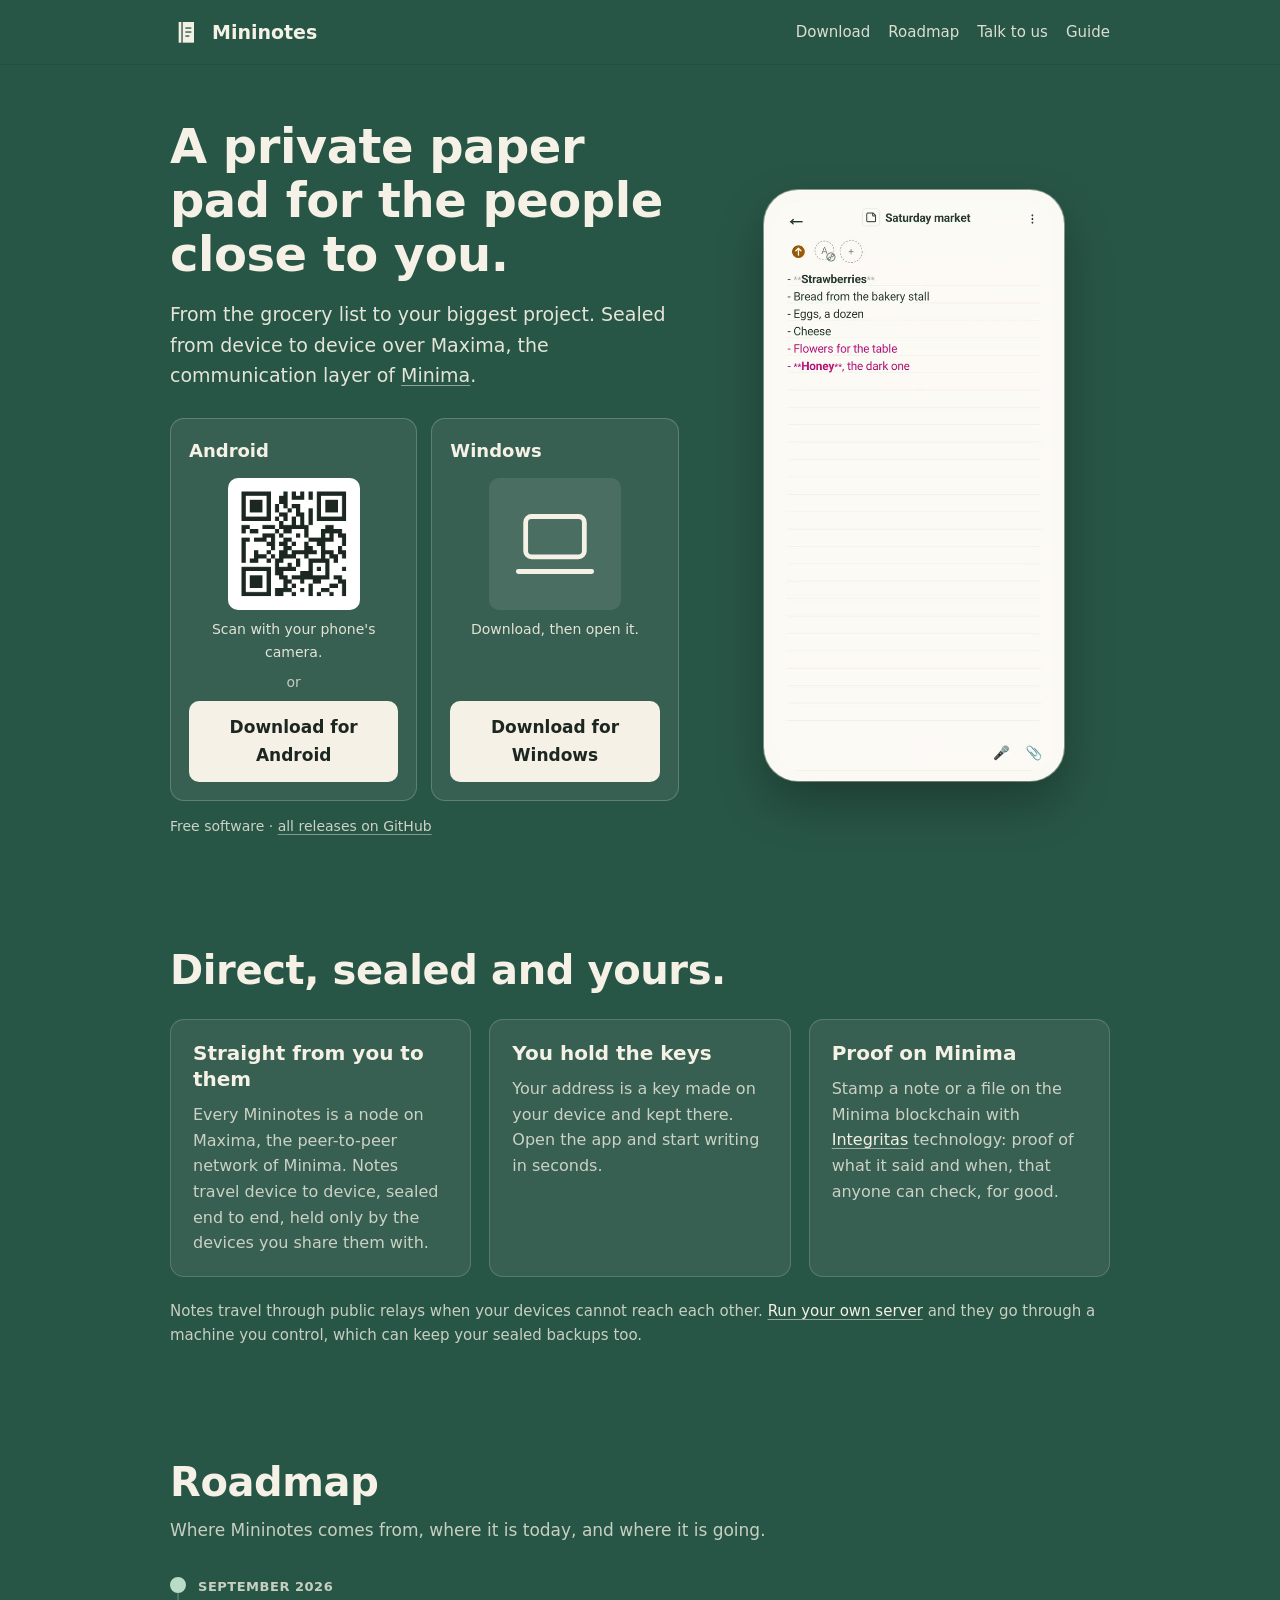
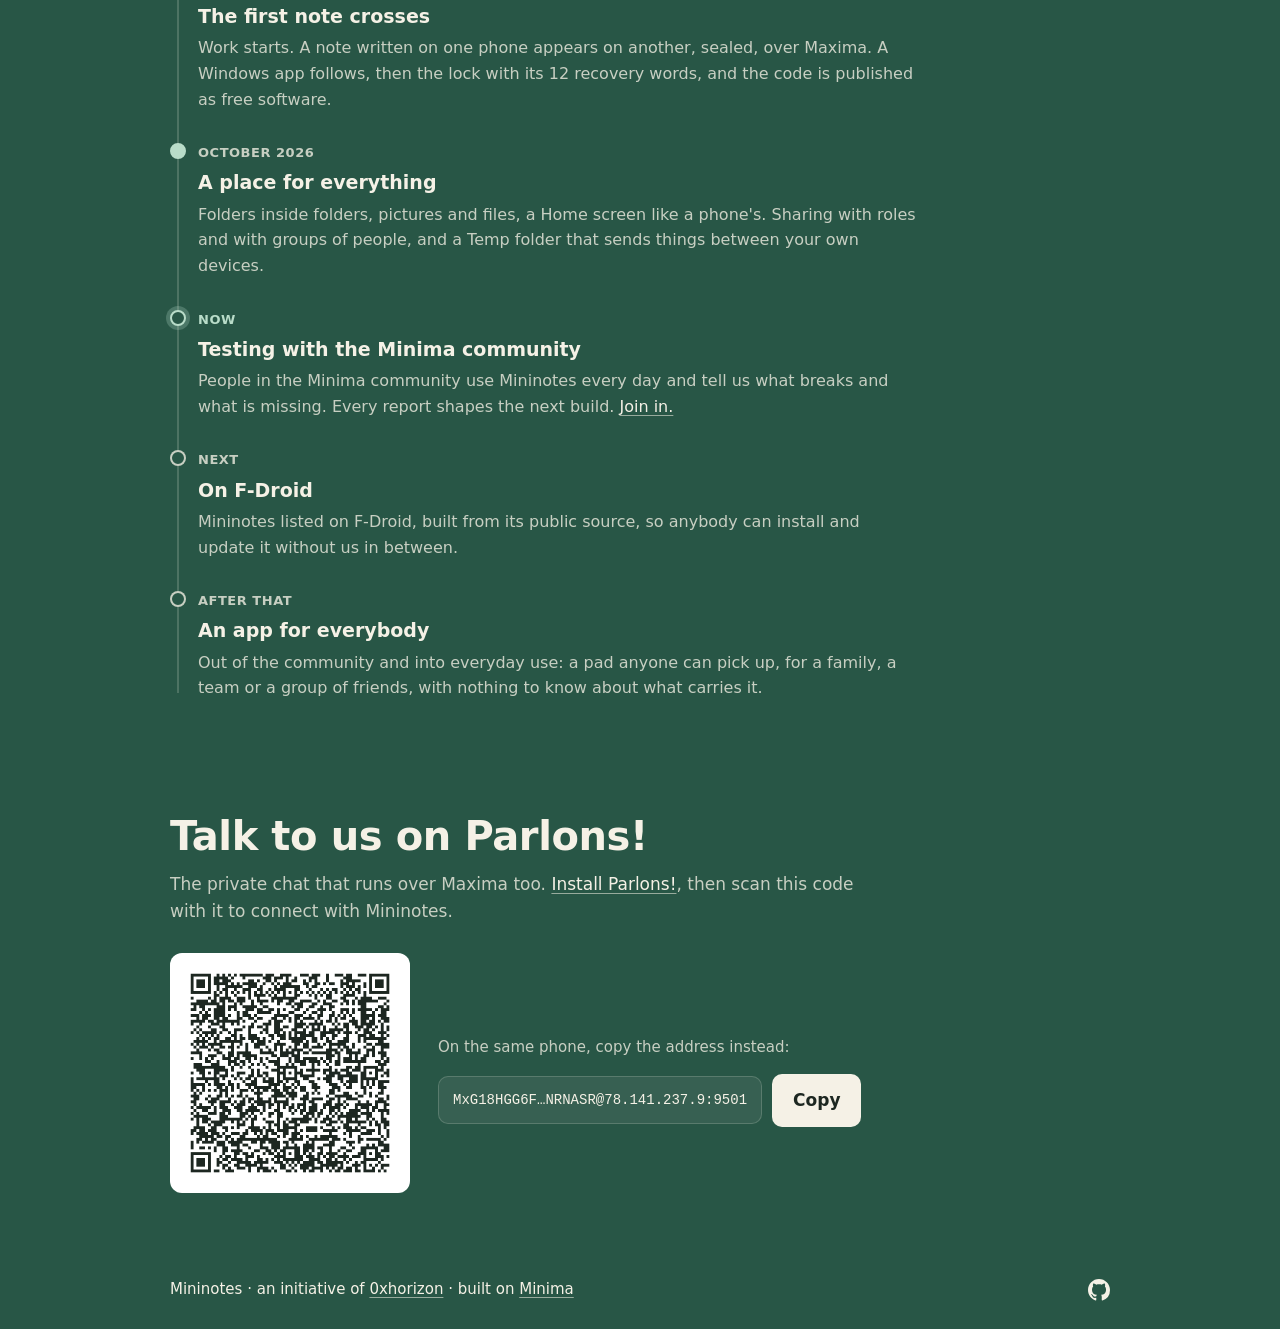
<file: index.html>
<!doctype html>
<html lang="en">
<head>
<meta charset="utf-8">
<meta name="viewport" content="width=device-width, initial-scale=1">
<title>Mininotes - a private paper pad for the people close to you</title>
<meta name="description" content="From the grocery list to your biggest project. Notes sealed from device to device over Maxima, the communication layer of Minima. Android and Windows. Free software.">
<meta name="theme-color" content="#285646">
<link rel="icon" type="image/png" sizes="32x32" href="assets/favicon-32.png">
<link rel="icon" type="image/png" sizes="512x512" href="assets/mininotes-512.png">
<link rel="apple-touch-icon" href="assets/apple-touch-icon.png">
<link rel="stylesheet" href="assets/site.css">
<meta property="og:title" content="Mininotes">
<meta property="og:description" content="A private paper pad for the people close to you. Sealed from device to device over Maxima.">
<meta property="og:image" content="https://mininotes.org/assets/social-card.png">
<meta property="og:image:width" content="1200">
<meta property="og:image:height" content="630">
<meta property="og:image:alt" content="Mininotes. Write it down. Share it sealed. Keep it yours.">
<meta property="og:type" content="website">
<meta property="og:url" content="https://mininotes.org/">
<meta property="og:site_name" content="Mininotes">
<meta name="twitter:card" content="summary_large_image">
<meta name="twitter:title" content="Mininotes">
<meta name="twitter:description" content="A private paper pad for the people close to you. Sealed from device to device over Maxima.">
<meta name="twitter:image" content="https://mininotes.org/assets/social-card.png">
</head>
<body>

<header class="bar">
  <div class="wrap">
    <a class="brand" href="./"><img src="assets/mininotes-512.png" alt="">Mininotes</a>
    <nav aria-label="On this page">
      <a href="#download">Download</a>
      <a href="#roadmap">Roadmap</a>
      <a href="#talk">Talk to us</a>
      <a href="guide.html">Guide</a>
    </nav>
  </div>
</header>

<div class="hero">
  <div class="wrap">
    <div>
      <h1>A private paper pad for the people close to you.</h1>
      <p class="lead">From the grocery list to your biggest project. Sealed from device to device over Maxima, the communication layer of <a class="onground" href="https://minima.global">Minima</a>.</p>
      <div class="choices" id="download">
        <div class="choice">
          <h3>Android</h3>
          <div class="scan">
            <img src="assets/android-qr.png" alt="A code to scan with an Android phone: it downloads Mininotes">
            <p>Scan with your phone's camera.</p>
          </div>
          <p class="or">or</p>
          <a class="button" id="get-android" href="https://github.com/mininotesorg/mininotes/releases/latest/download/Mininotes.apk">Download for Android</a>
        </div>
        <div class="choice">
          <h3>Windows</h3>
          <div class="pc">
            <svg viewBox="0 0 24 24" aria-hidden="true"><rect x="4" y="4.5" width="16" height="11" rx="1.6"/><path d="M2 19.5h20"/></svg>
            <p>Download, then open it.</p>
          </div>
          <a class="button" id="get-windows" href="https://github.com/mininotesorg/mininotes/releases/latest/download/Mininotes-Windows.msi">Download for Windows</a>
        </div>
      </div>
      <p class="small" id="which">Free software · <a class="onground" href="https://github.com/mininotesorg/mininotes/releases">all releases on GitHub</a></p>
    </div>
    <figure class="phone">
      <video src="assets/mininotes-tour.mp4" poster="assets/mininotes-tour-poster.jpg" autoplay muted loop playsinline preload="metadata"
        aria-label="Mininotes on a phone: a shared grocery list, sharing it, folders, files and the lock, in under a minute"></video>
    </figure>
  </div>
</div>

<main>

<section id="different">
  <div class="wrap">
    <h2 class="claim">Direct, sealed and yours.</h2>
    <div class="grid three">
      <div class="card"><h3>Straight from you to them</h3><p>Every Mininotes is a node on Maxima, the peer-to-peer network of Minima. Notes travel device to device, sealed end to end, held only by the devices you share them with.</p></div>
      <div class="card"><h3>You hold the keys</h3><p>Your address is a key made on your device and kept there. Open the app and start writing in seconds.</p></div>
      <div class="card"><h3>Proof on Minima</h3><p>Stamp a note or a file on the Minima blockchain with <a href="https://integritas.technology">Integritas</a> technology: proof of what it said and when, that anyone can check, for good.</p></div>
    </div>
    <p class="note own-relay">Notes travel through public relays when your devices cannot reach each other. <a href="https://github.com/mininotesorg/server">Run your own server</a> and they go through a machine you control, which can keep your sealed backups too.</p>
  </div>
</section>

<section id="roadmap">
  <div class="wrap">
    <h2>Roadmap</h2>
    <p class="sub">Where Mininotes comes from, where it is today, and where it is going.</p>
    <ol class="road">
      <li class="done">
        <span class="when">September 2026</span>
        <h3>The first note crosses</h3>
        <p>Work starts. A note written on one phone appears on another, sealed, over Maxima. A Windows app follows, then the lock with its 12 recovery words, and the code is published as free software.</p>
      </li>
      <li class="done">
        <span class="when">October 2026</span>
        <h3>A place for everything</h3>
        <p>Folders inside folders, pictures and files, a Home screen like a phone's. Sharing with roles and with groups of people, and a Temp folder that sends things between your own devices.</p>
      </li>
      <li class="now">
        <span class="when">Now</span>
        <h3>Testing with the Minima community</h3>
        <p>People in the Minima community use Mininotes every day and tell us what breaks and what is missing. Every report shapes the next build. <a href="#talk">Join in.</a></p>
      </li>
      <li>
        <span class="when">Next</span>
        <h3>On F-Droid</h3>
        <p>Mininotes listed on F-Droid, built from its public source, so anybody can install and update it without us in between.</p>
      </li>
      <li>
        <span class="when">After that</span>
        <h3>An app for everybody</h3>
        <p>Out of the community and into everyday use: a pad anyone can pick up, for a family, a team or a group of friends, with nothing to know about what carries it.</p>
      </li>
    </ol>
  </div>
</section>

<section id="talk">
  <div class="wrap">
    <h2>Talk to us on Parlons!</h2>
    <p class="sub">The private chat that runs over Maxima too. <a href="https://parlons.info">Install Parlons!</a>, then scan this code with it to connect with Mininotes.</p>
    <!-- The code first, the address only as its beginning and end with Copy beside it (the owner, 2026-11-07). -->
    <div class="talk">
      <img class="qr" src="assets/parlons-qr.png" alt="The Mininotes Parlons! address as a QR code">
      <div class="handle">
        <p class="note">On the same phone, copy the address instead:</p>
        <div class="copyline">
          <span class="address short" id="parlons-address" title="The whole address is copied">MxG18HGG6F…NRNASR@78.141.237.9:9501</span>
          <button type="button" class="button copy" id="copy-parlons" data-copy="[base64]@78.141.237.9:9501">Copy</button>
        </div>
      </div>
    </div>
  </div>
</section>

</main>

<footer>
  <div class="wrap">
    <span>Mininotes · an initiative of <a href="https://0xhorizon.xyz">0xhorizon</a> · built on <a href="https://minima.global">Minima</a></span>
    <span><a class="github" href="https://github.com/mininotesorg" aria-label="Mininotes on GitHub" title="GitHub"><svg viewBox="0 0 16 16" width="22" height="22" aria-hidden="true"><path fill="currentColor" d="M8 0C3.58 0 0 3.58 0 8c0 3.54 2.29 6.53 5.47 7.59.4.07.55-.17.55-.38 0-.19-.01-.82-.01-1.49-2.01.37-2.53-.49-2.69-.94-.09-.23-.48-.94-.82-1.13-.28-.15-.68-.52-.01-.53.63-.01 1.08.58 1.23.82.72 1.21 1.87.87 2.33.66.07-.52.28-.87.51-1.07-1.78-.2-3.64-.89-3.64-3.95 0-.87.31-1.59.82-2.15-.08-.2-.36-1.02.08-2.12 0 0 .67-.21 2.2.82.64-.18 1.32-.27 2-.27s1.36.09 2 .27c1.53-1.04 2.2-.82 2.2-.82.44 1.1.16 1.92.08 2.12.51.56.82 1.27.82 2.15 0 3.07-1.87 3.75-3.65 3.95.29.25.54.73.54 1.48 0 1.07-.01 1.93-.01 2.2 0 .21.15.46.55.38A8.01 8.01 0 0 0 16 8c0-4.42-3.58-8-8-8z"/></svg></a></span>
  </div>
</footer>

<script>
  // The two buttons download at once, from this page. They start as the permanent links to the newest release; then
  // each is pointed at the newest release that has its file, by its versioned name, and the line under them says
  // which version that is. While a release is still being built its Windows file is not up yet, and the one before
  // is what the button gives. The only request this page makes is this one, to GitHub.
  fetch("https://api.github.com/repos/mininotesorg/mininotes/releases?per_page=10")
    .then(function(r){return r.json();})
    .then(function(releases){
      function newest(pattern){
        for(var i=0;i<releases.length;i++){
          if(releases[i].draft||releases[i].prerelease)continue;
          var file=(releases[i].assets||[]).filter(function(a){return pattern.test(a.name);})[0];
          if(file)return {version:releases[i].tag_name.replace(/^v/,""),url:file.browser_download_url};
        }
        return null;
      }
      var android=newest(/^Mininotes-[0-9.]+\.apk$/),windows=newest(/^Mininotes-Windows-[0-9.]+\.msi$/);
      if(android)document.getElementById("get-android").href=android.url;
      if(windows)document.getElementById("get-windows").href=windows.url;
      if(!android&&!windows)return;
      var said=android&&windows&&android.version===windows.version?"Version "+android.version
        :[android?"Android "+android.version:"",windows?"Windows "+windows.version:""].filter(Boolean).join(" · ");
      var line=document.getElementById("which"),link=line.querySelector("a");
      line.textContent="Free software · "+said+" · ";line.appendChild(link);
    })
    .catch(function(){});
</script>
<script>
  // Copy: the whole Parlons! address, though only its beginning and end are shown.
  (function(){var b=document.getElementById('copy-parlons');if(!b)return;
    b.addEventListener('click',function(){var t=b.getAttribute('data-copy');
      function done(){b.textContent='Copied';setTimeout(function(){b.textContent='Copy';},2000);}
      if(navigator.clipboard&&navigator.clipboard.writeText){navigator.clipboard.writeText(t).then(done,function(){old(t);done();});}else{old(t);done();}
      function old(x){var a=document.createElement('textarea');a.value=x;a.style.position='fixed';a.style.opacity='0';document.body.appendChild(a);a.select();try{document.execCommand('copy');}catch(e){}document.body.removeChild(a);}
    });})();
</script>
<script src="assets/header.js"></script>
</body>
</html>
</file>
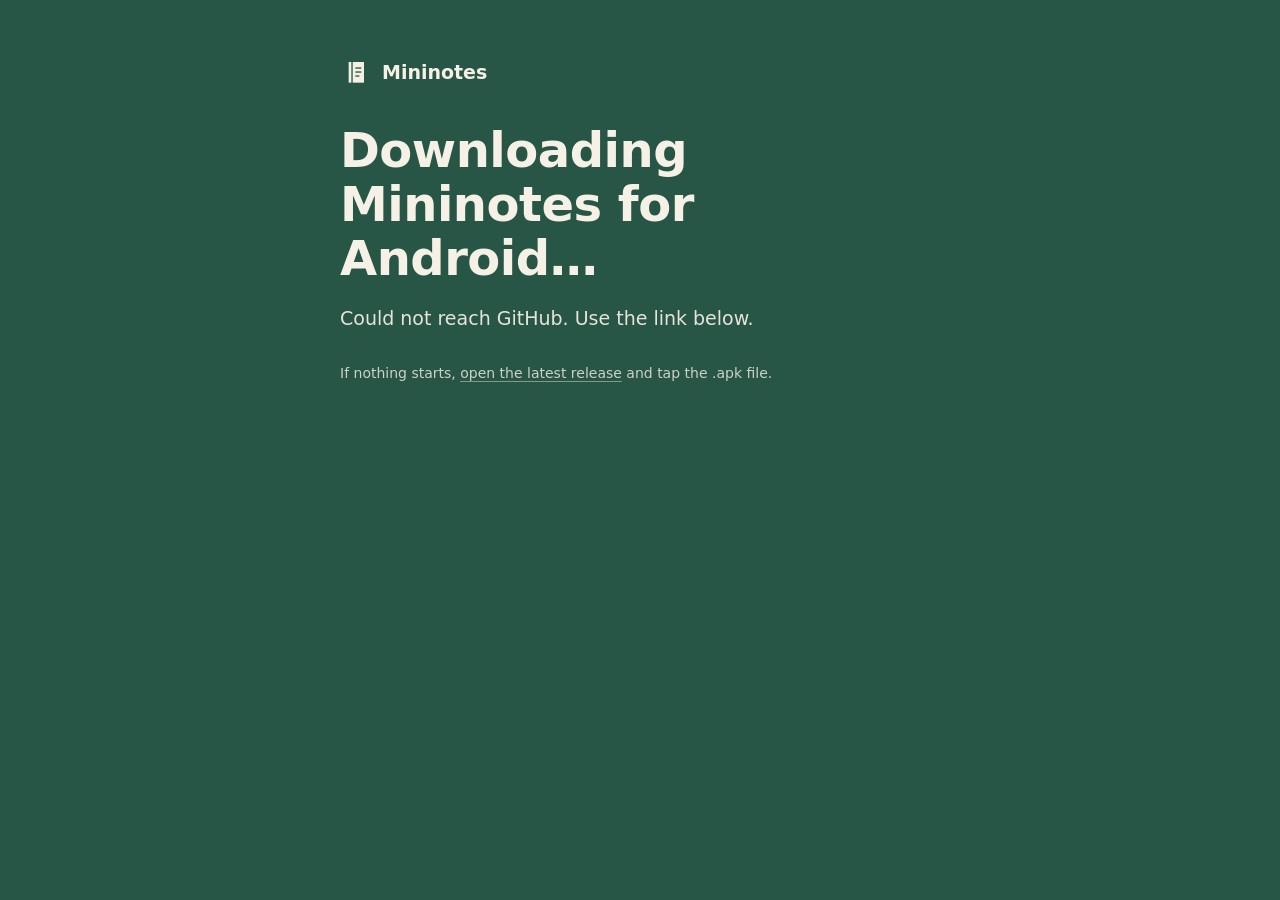
<file: android/index.html>
<!doctype html>
<html lang="en">
<head>
<meta charset="utf-8">
<meta name="viewport" content="width=device-width, initial-scale=1">
<title>Download Mininotes for Android</title>
<meta name="theme-color" content="#285646">
<link rel="icon" type="image/png" sizes="32x32" href="../assets/favicon-32.png">
<link rel="stylesheet" href="../assets/site.css">
</head>
<body>
<div class="hero" style="min-height:100vh">
  <div class="wrap" style="display:block;max-width:640px">
    <a class="brand" href="../"><img src="../assets/mininotes-512.png" alt="">Mininotes</a>
    <h1 style="margin-top:36px">Downloading Mininotes for Android…</h1>
    <p class="lead" id="said">Finding the newest version.</p>
    <p class="small">If nothing starts, <a class="onground" id="fallback" href="https://github.com/mininotesorg/mininotes/releases/latest">open the latest release</a> and tap the .apk file.</p>
  </div>
</div>
<script>
  // The newest release's Android file, by its own versioned name (Mininotes-0.1.001.apk), fetched from GitHub
  // and started at once. The only request this page makes is that one, to GitHub.
  // The newest release that has the file: while a new release is still being built its file is not up yet (the Windows
  // one takes ten minutes longer), and then the one before it is the newest there is.
  fetch("https://api.github.com/repos/mininotesorg/mininotes/releases?per_page=10")
    .then(function(r){return r.json();})
    .then(function(releases){
      for(var i=0;i<releases.length;i++){
        var release=releases[i];
        if(release.draft||release.prerelease)continue;
        var file=(release.assets||[]).filter(function(a){return /^Mininotes-[0-9.]+\.apk$/.test(a.name);})[0];
        if(!file)continue;
        document.getElementById("said").textContent="Mininotes "+release.tag_name.replace(/^v/,"")+" · "+file.name;
        document.getElementById("fallback").href=file.browser_download_url;
        location.replace(file.browser_download_url);
        return;
      }
      document.getElementById("said").textContent="Could not find the file. Use the link below.";
    })
    .catch(function(){document.getElementById("said").textContent="Could not reach GitHub. Use the link below.";});
</script>
</body>
</html>
</file>
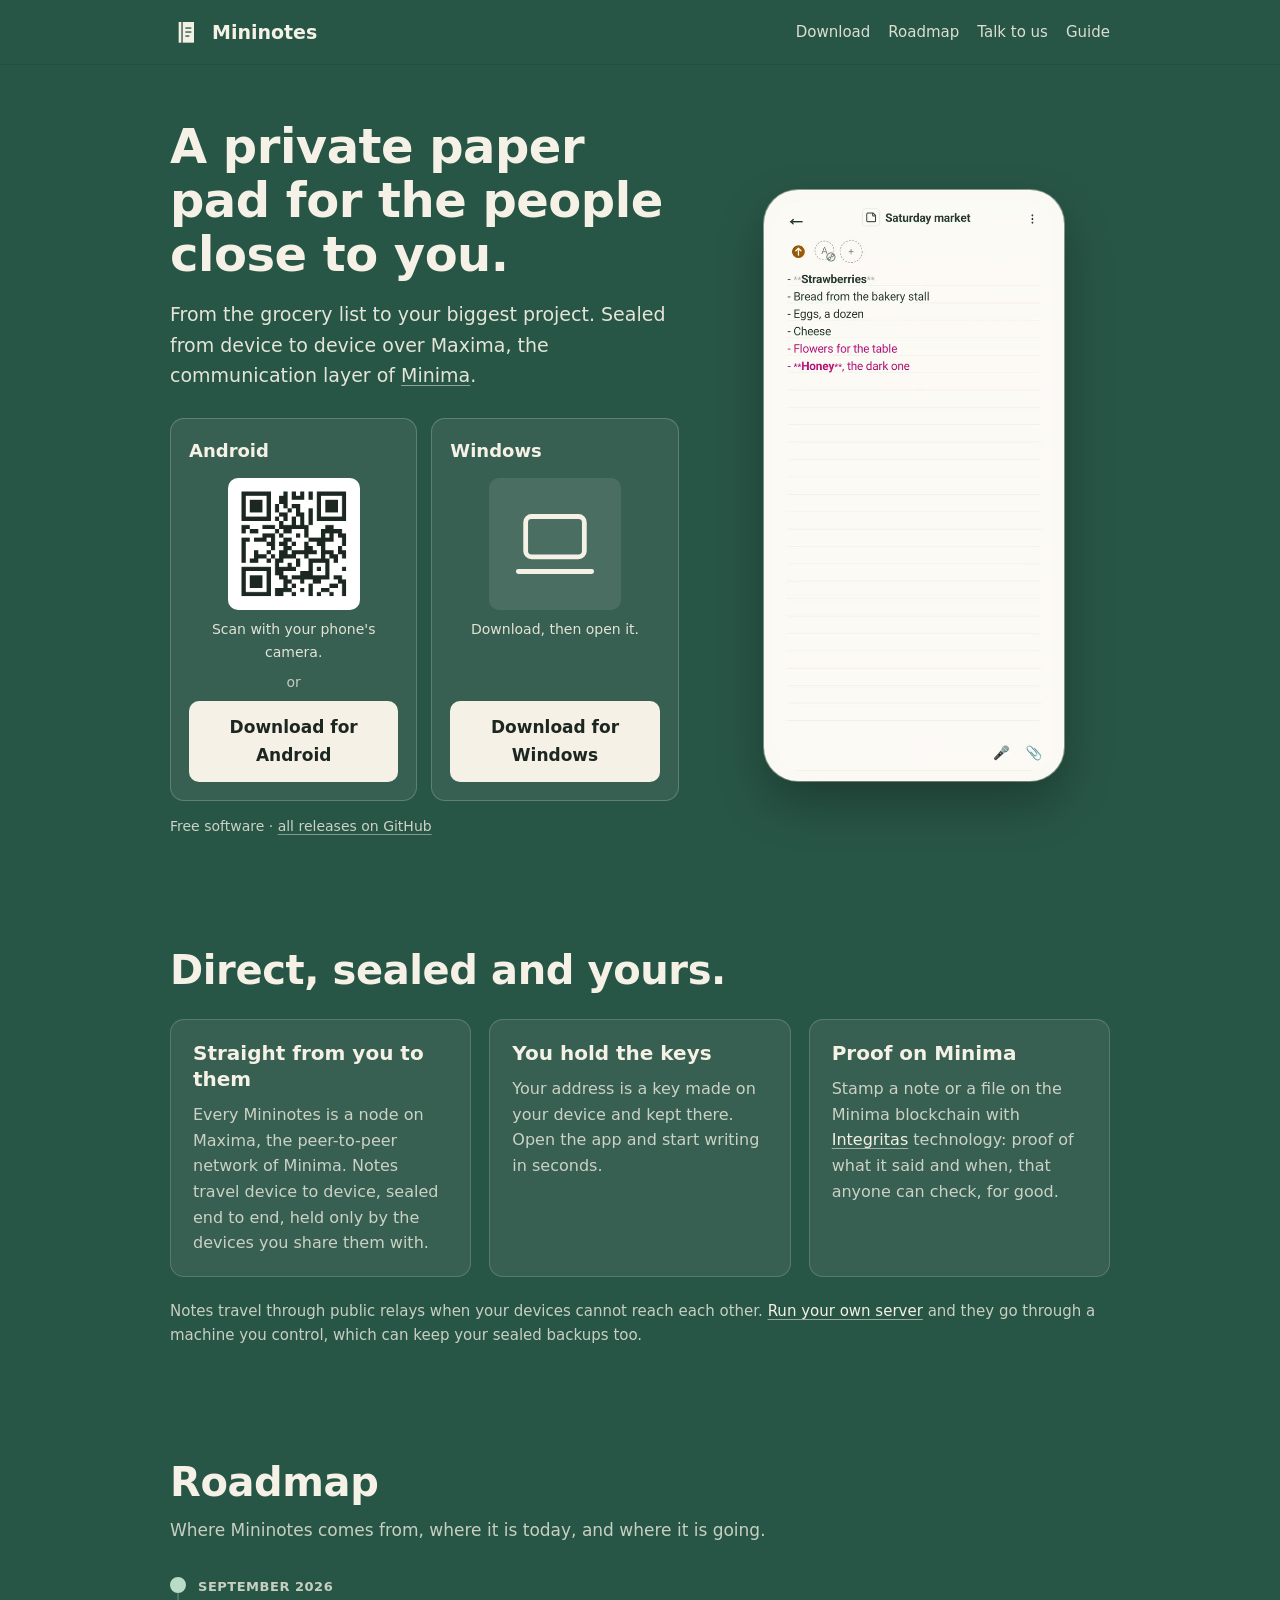
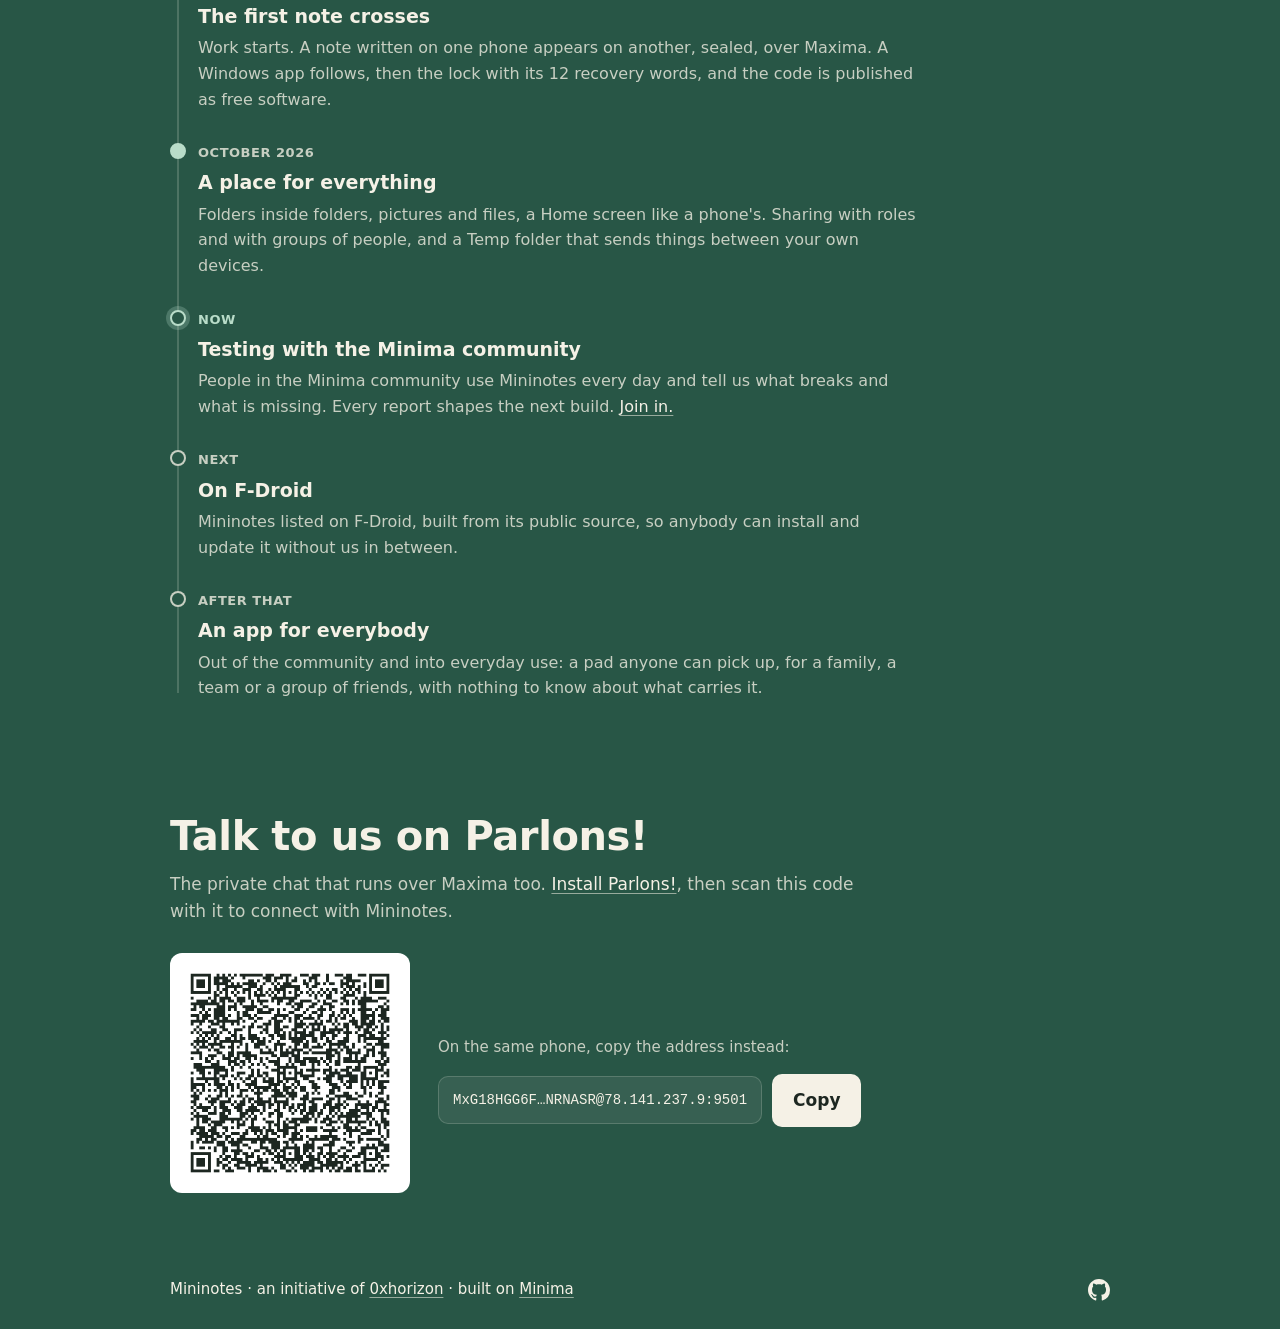
<file: windows/index.html>
<!doctype html>
<html lang="en">
<head>
<meta charset="utf-8">
<meta name="viewport" content="width=device-width, initial-scale=1">
<title>Mininotes for Windows</title>
<meta http-equiv="refresh" content="0; url=../#download">
<link rel="canonical" href="https://mininotes.org/#download">
</head>
<body>
<!-- Older phones link here ("Mininotes on your PC…"): the download is on the home page now, the installer first. -->
<p><a href="../#download">Download Mininotes for Windows</a></p>
<script>location.replace("../#download");</script>
</body>
</html>
</file>
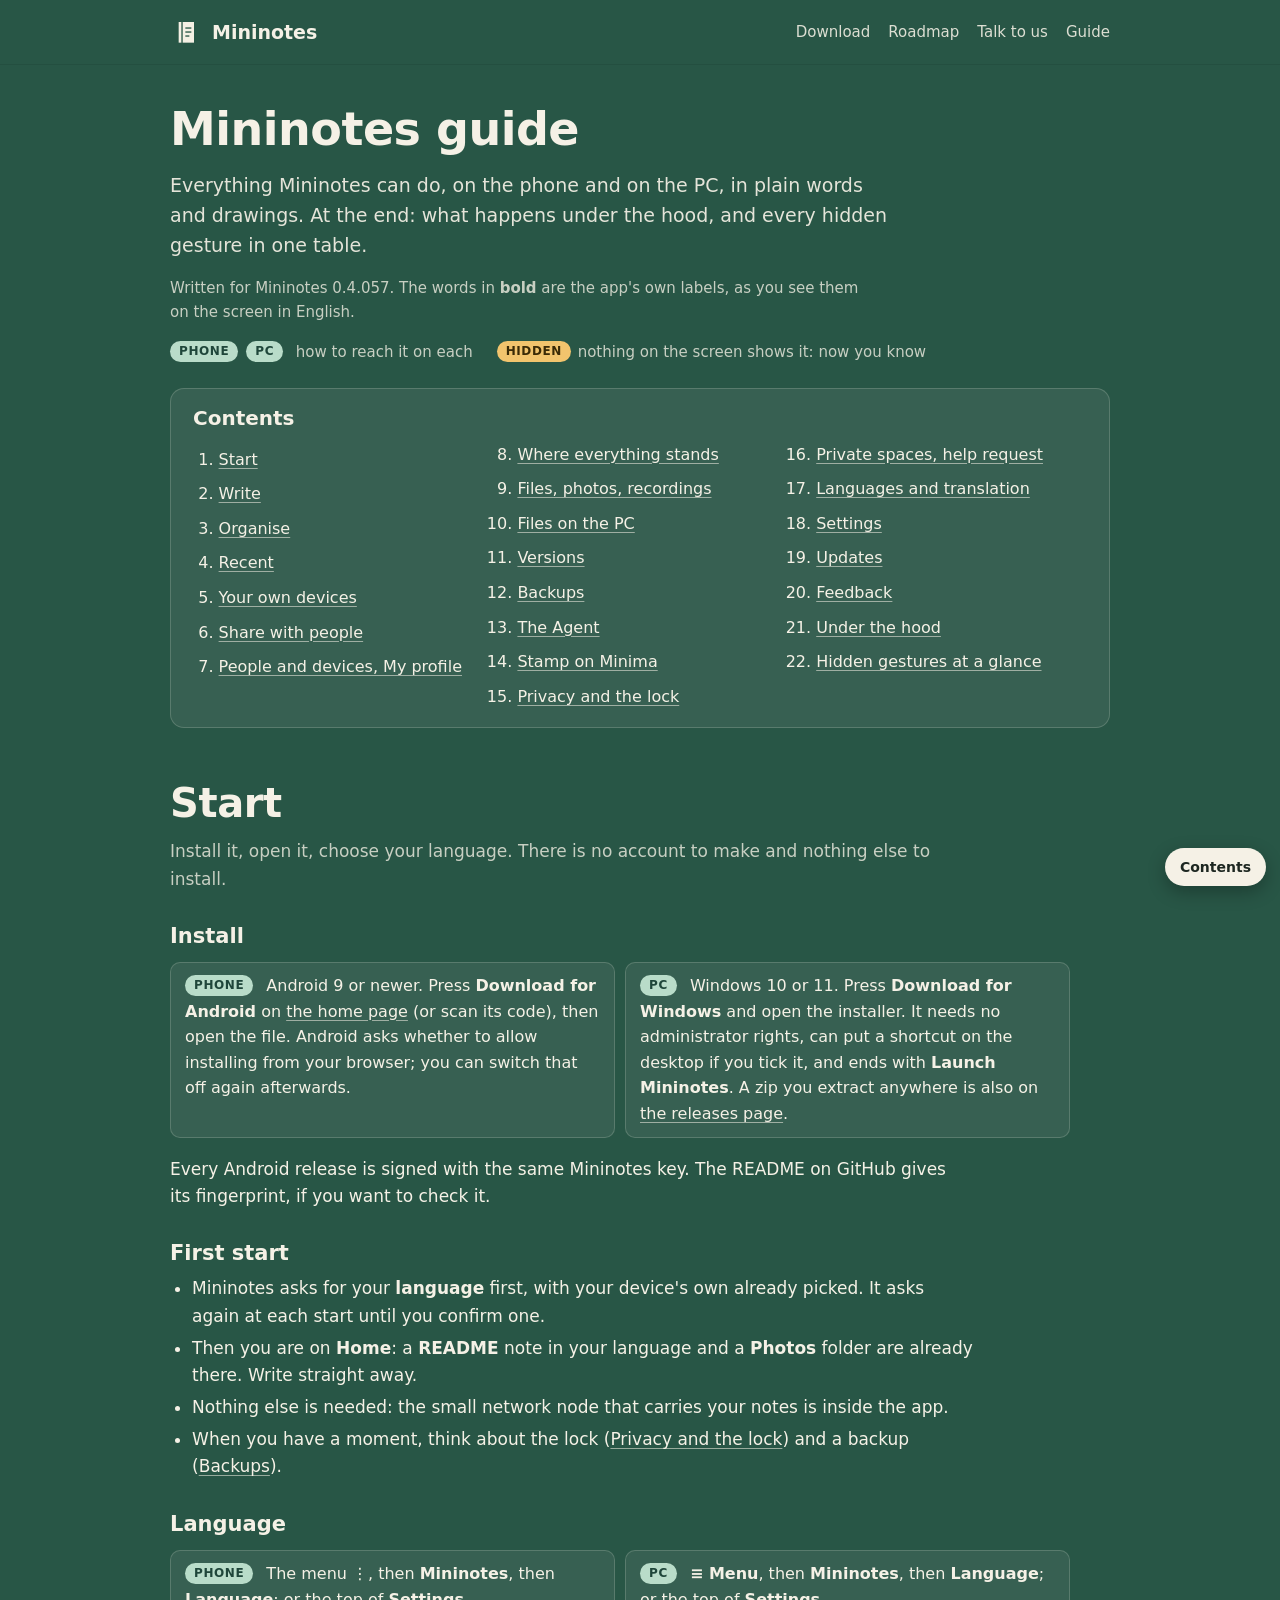
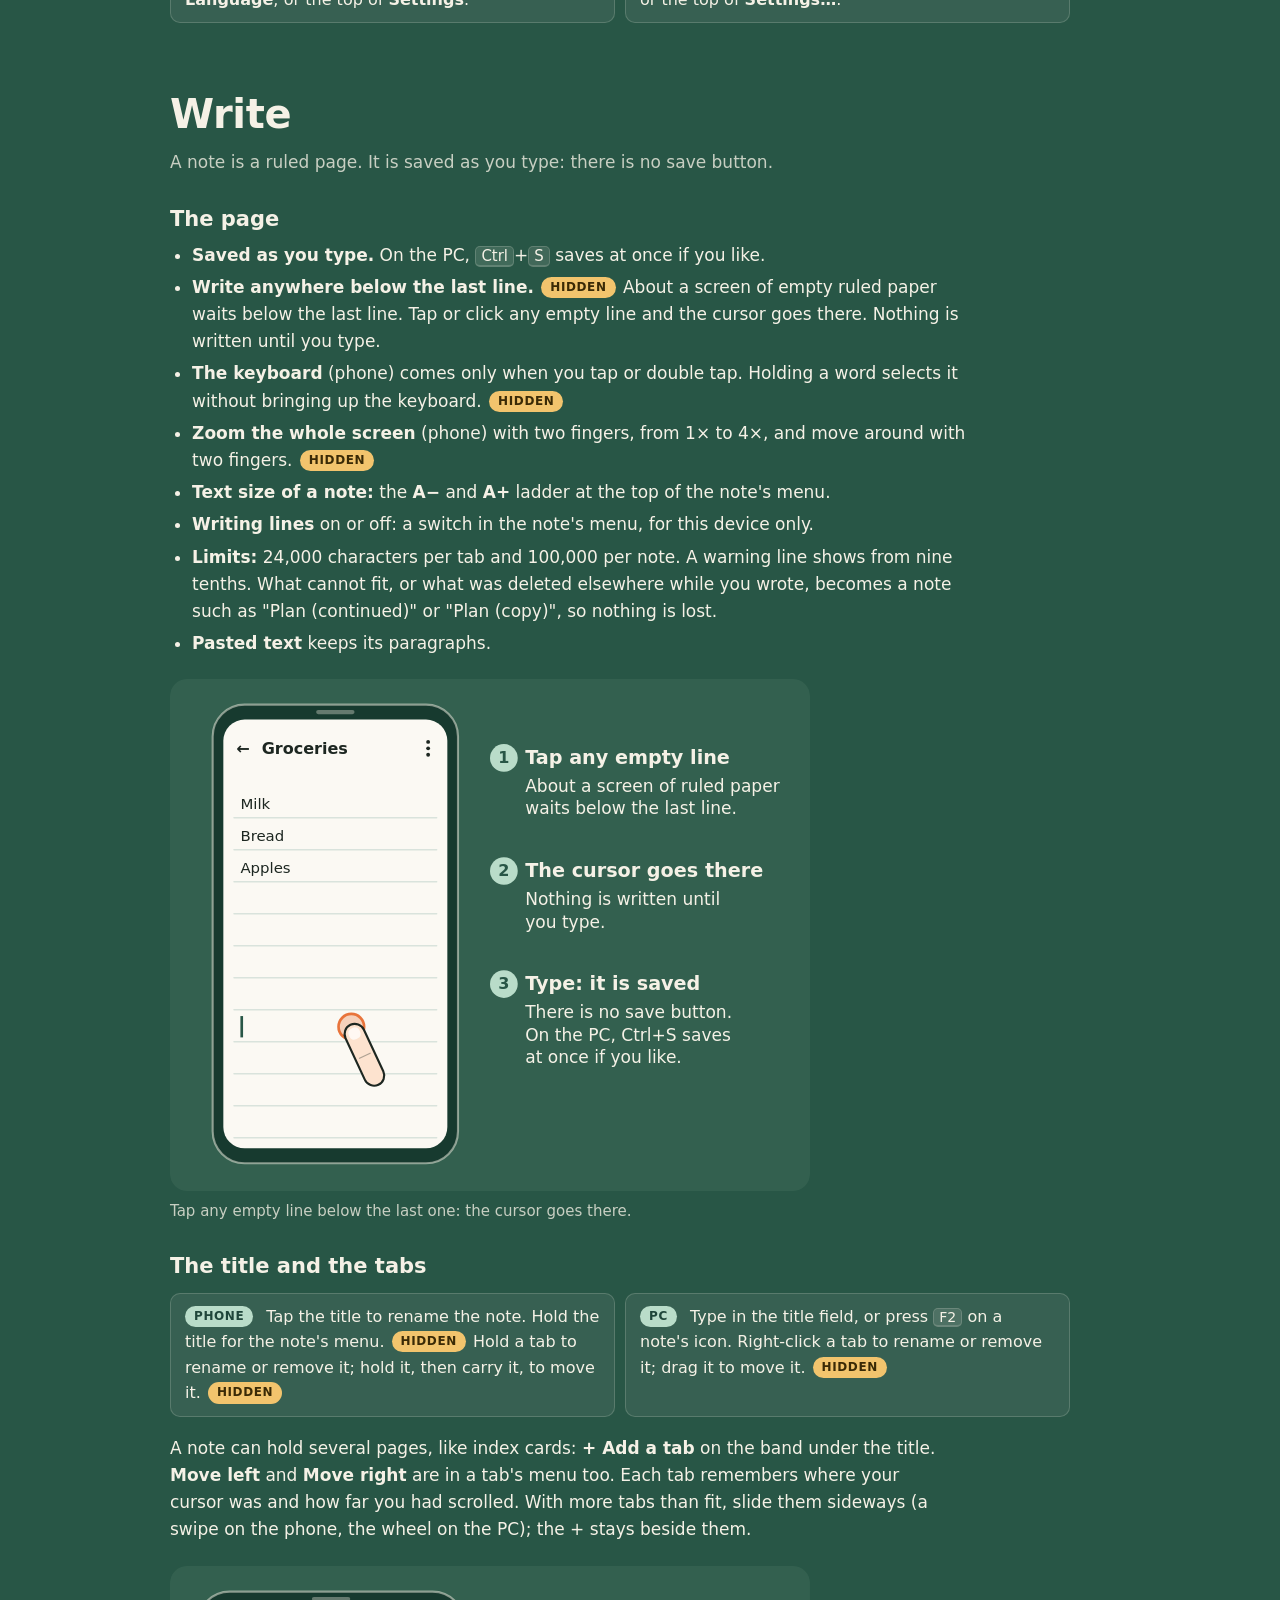
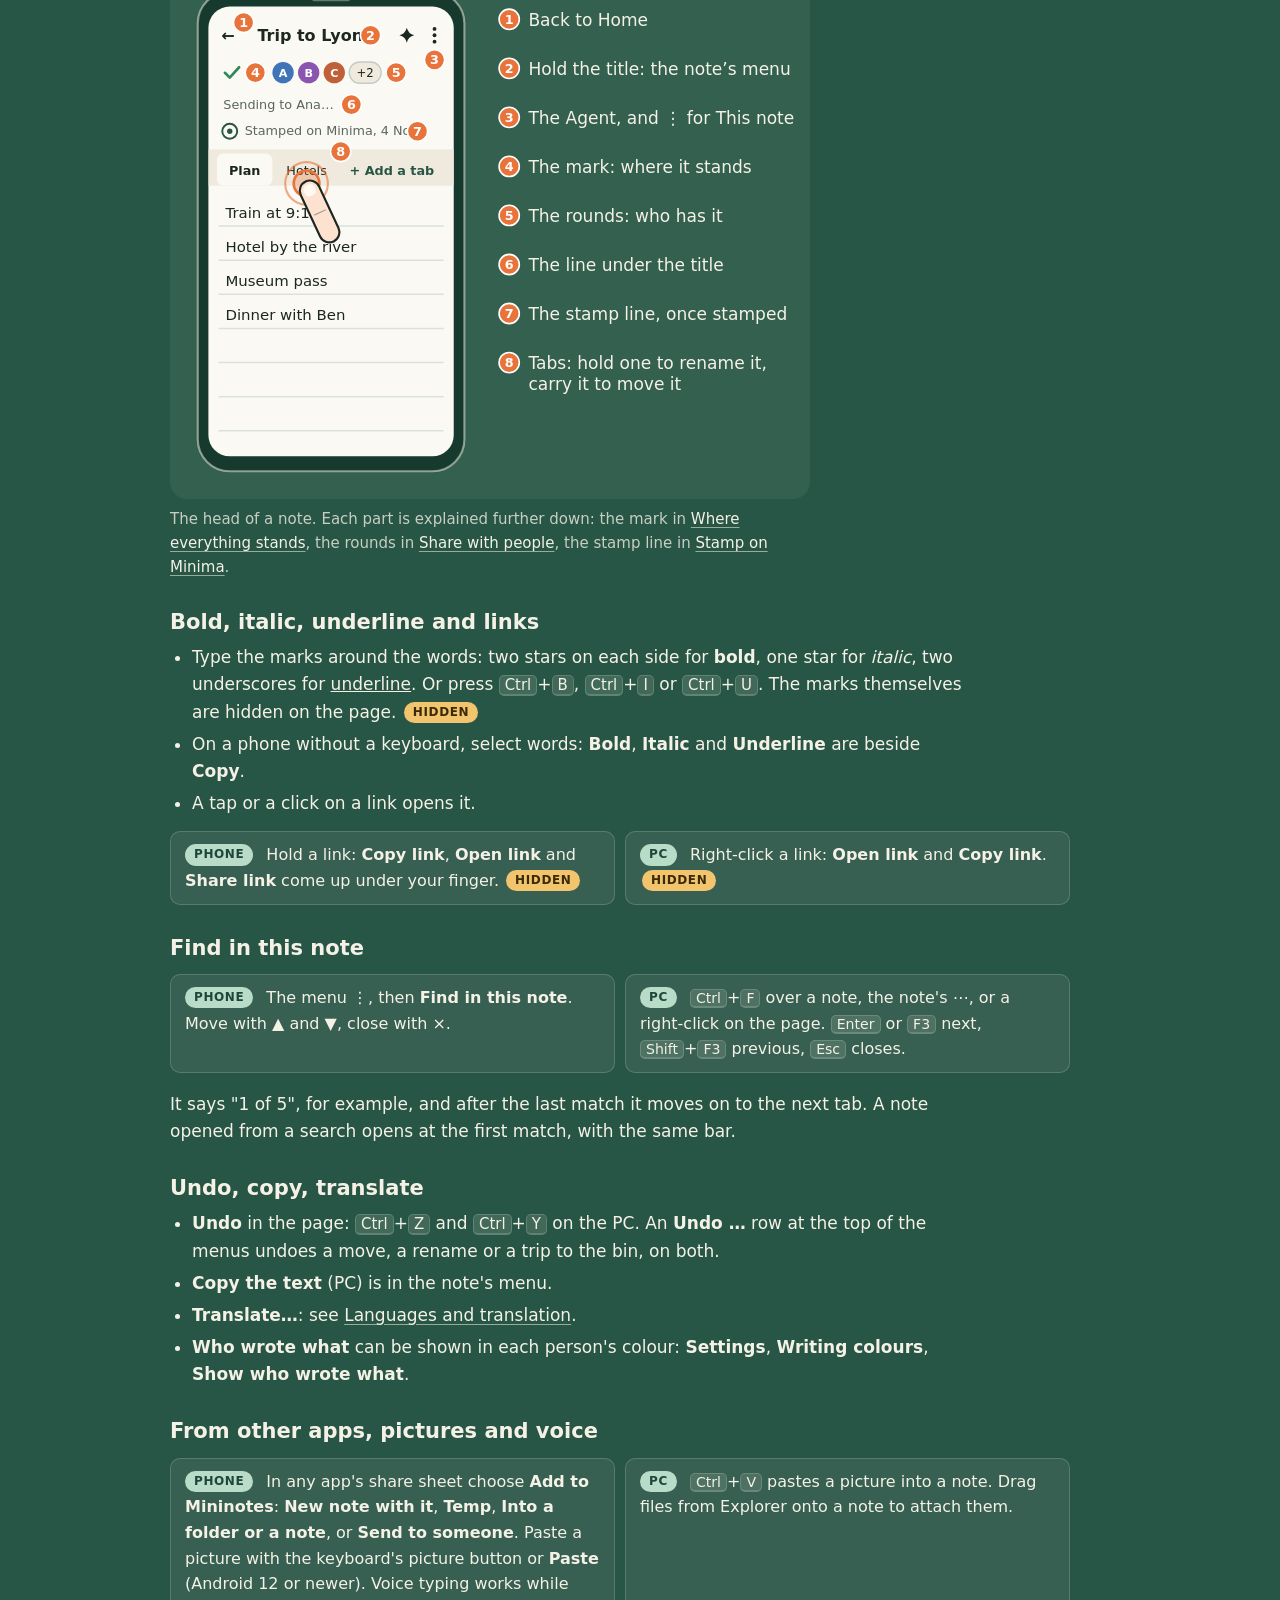
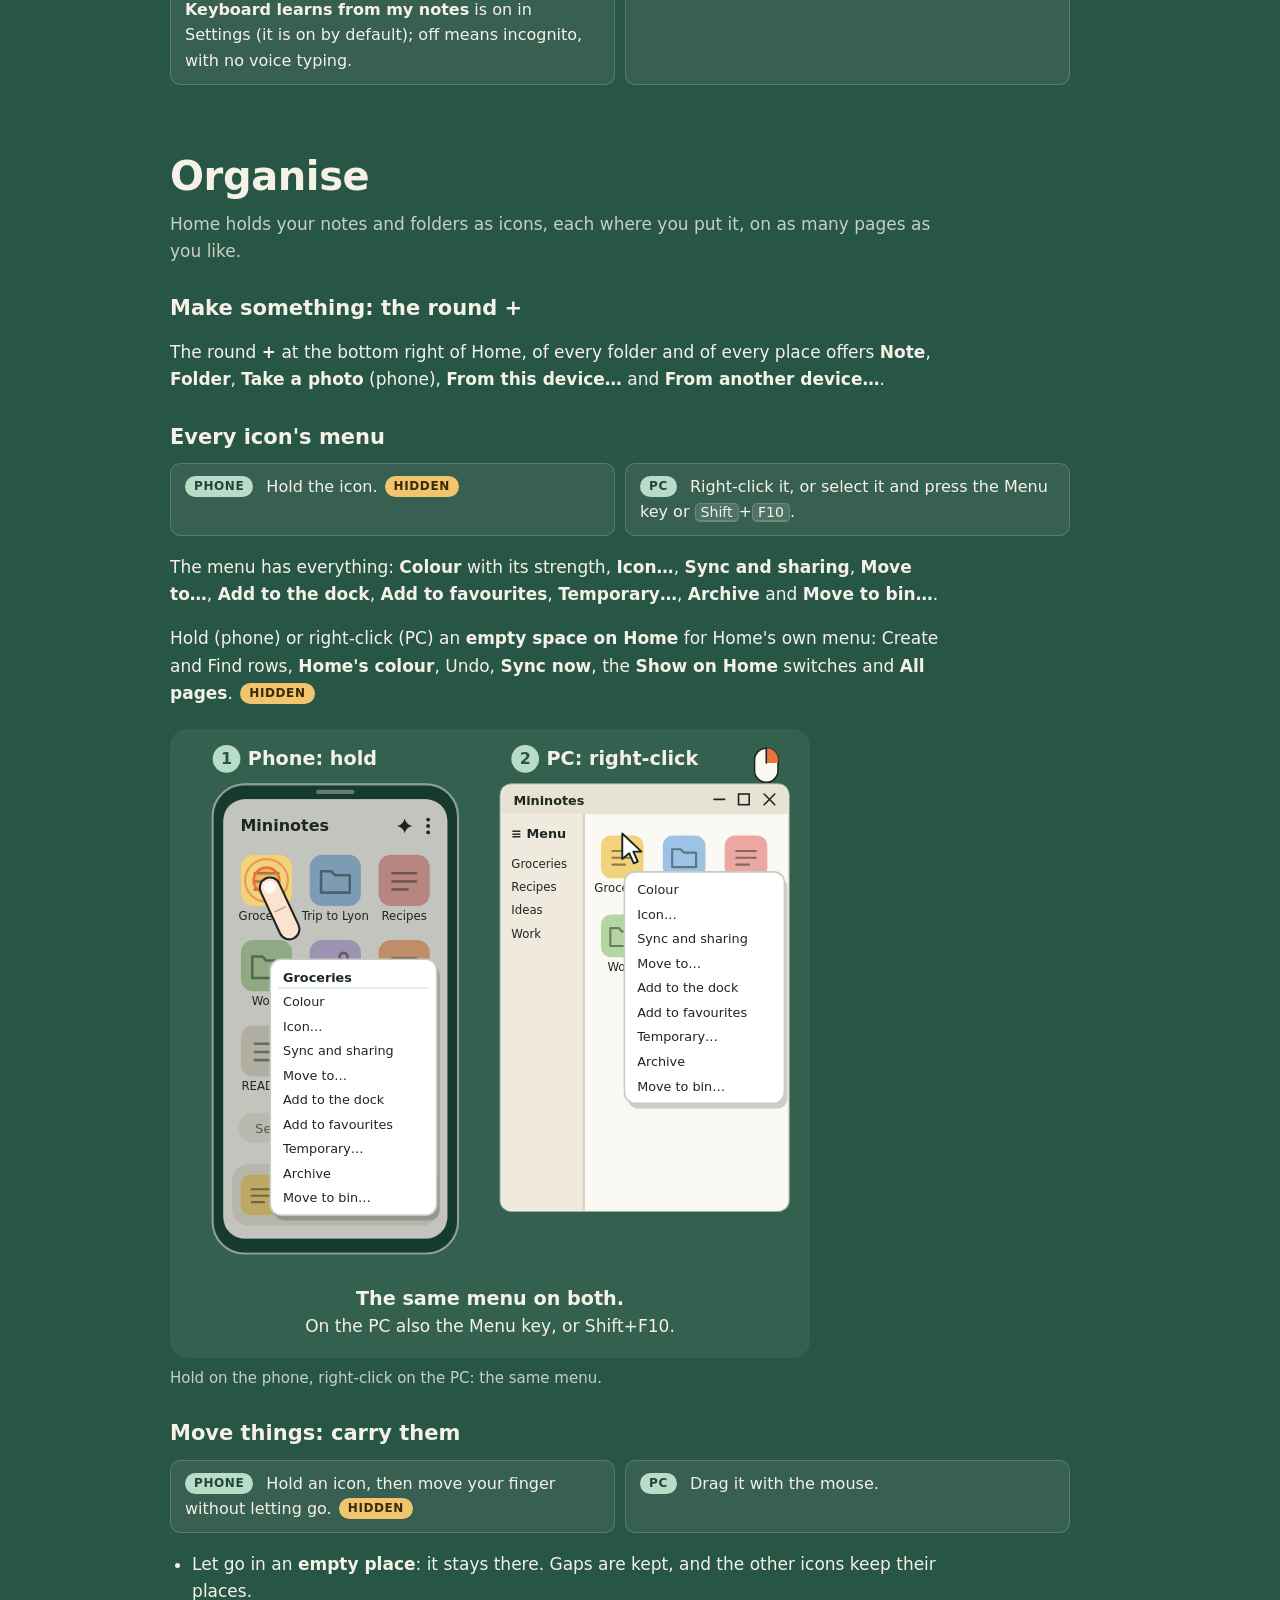
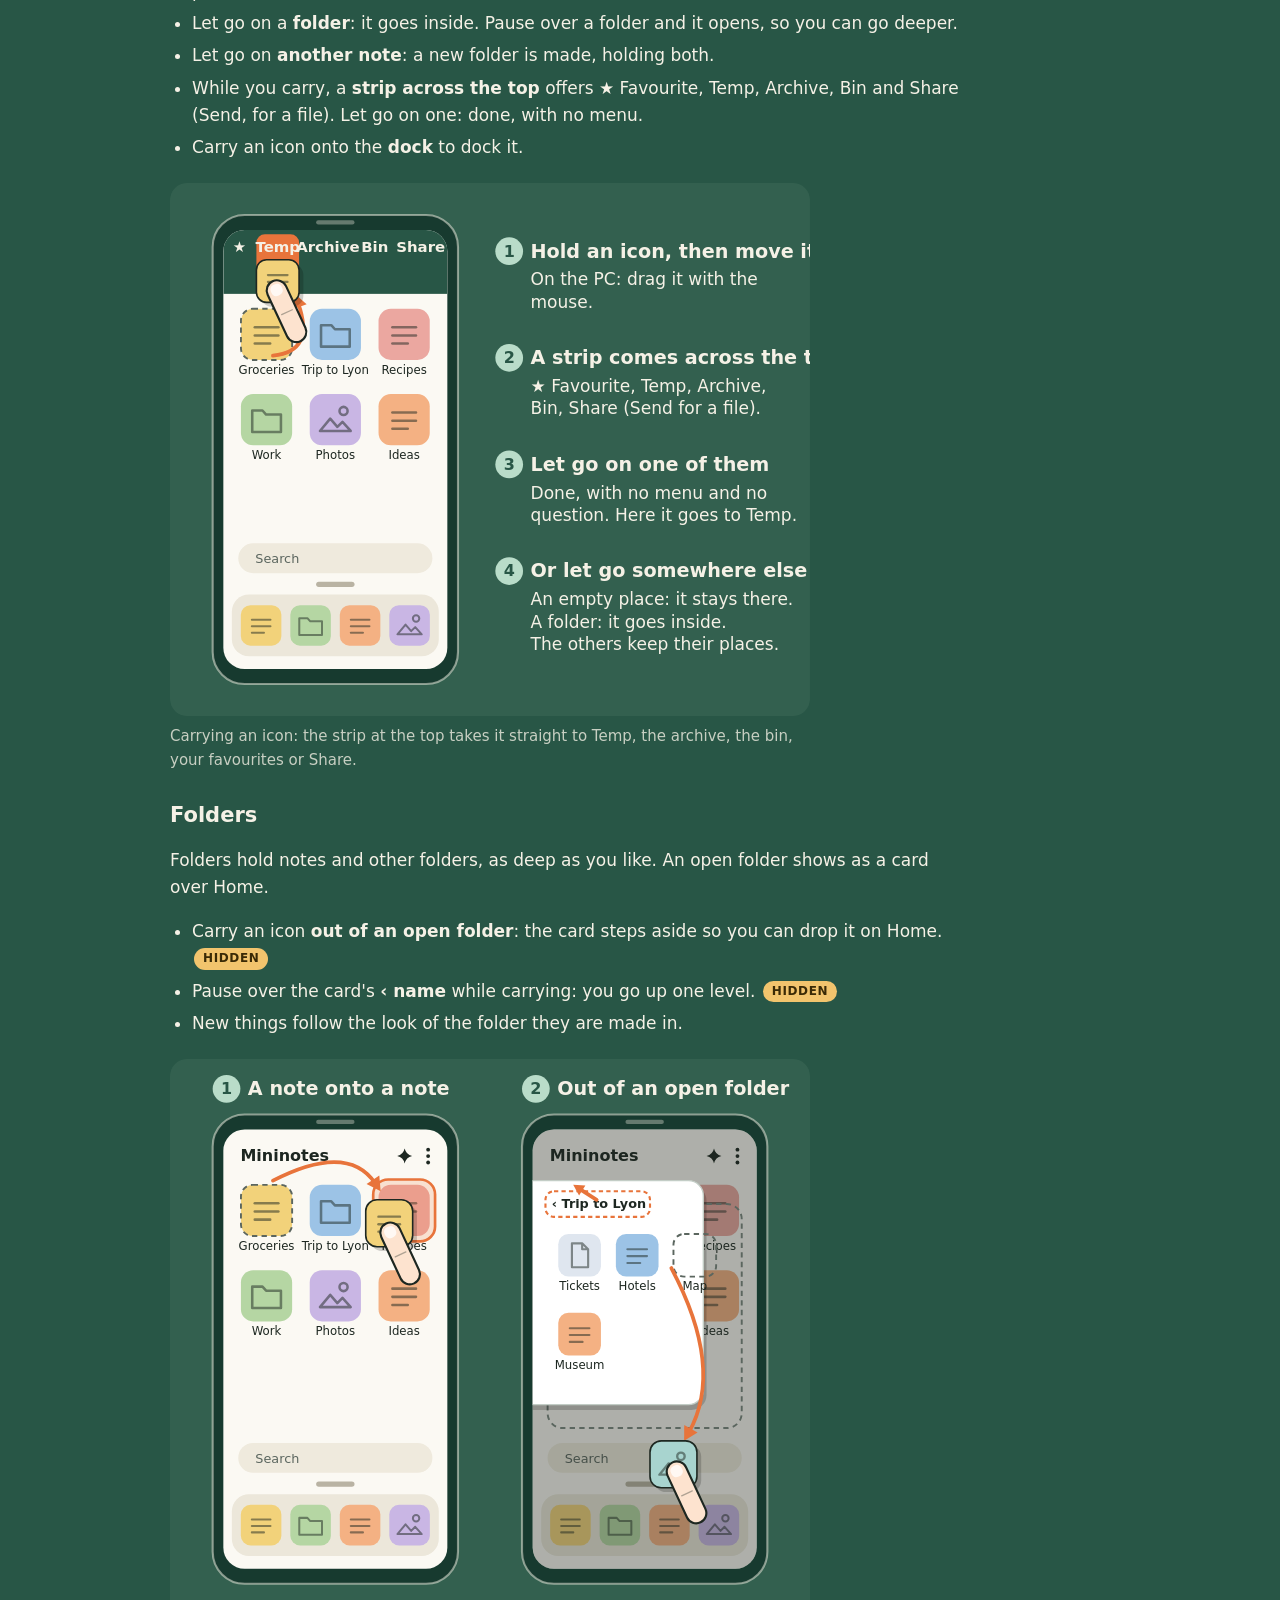
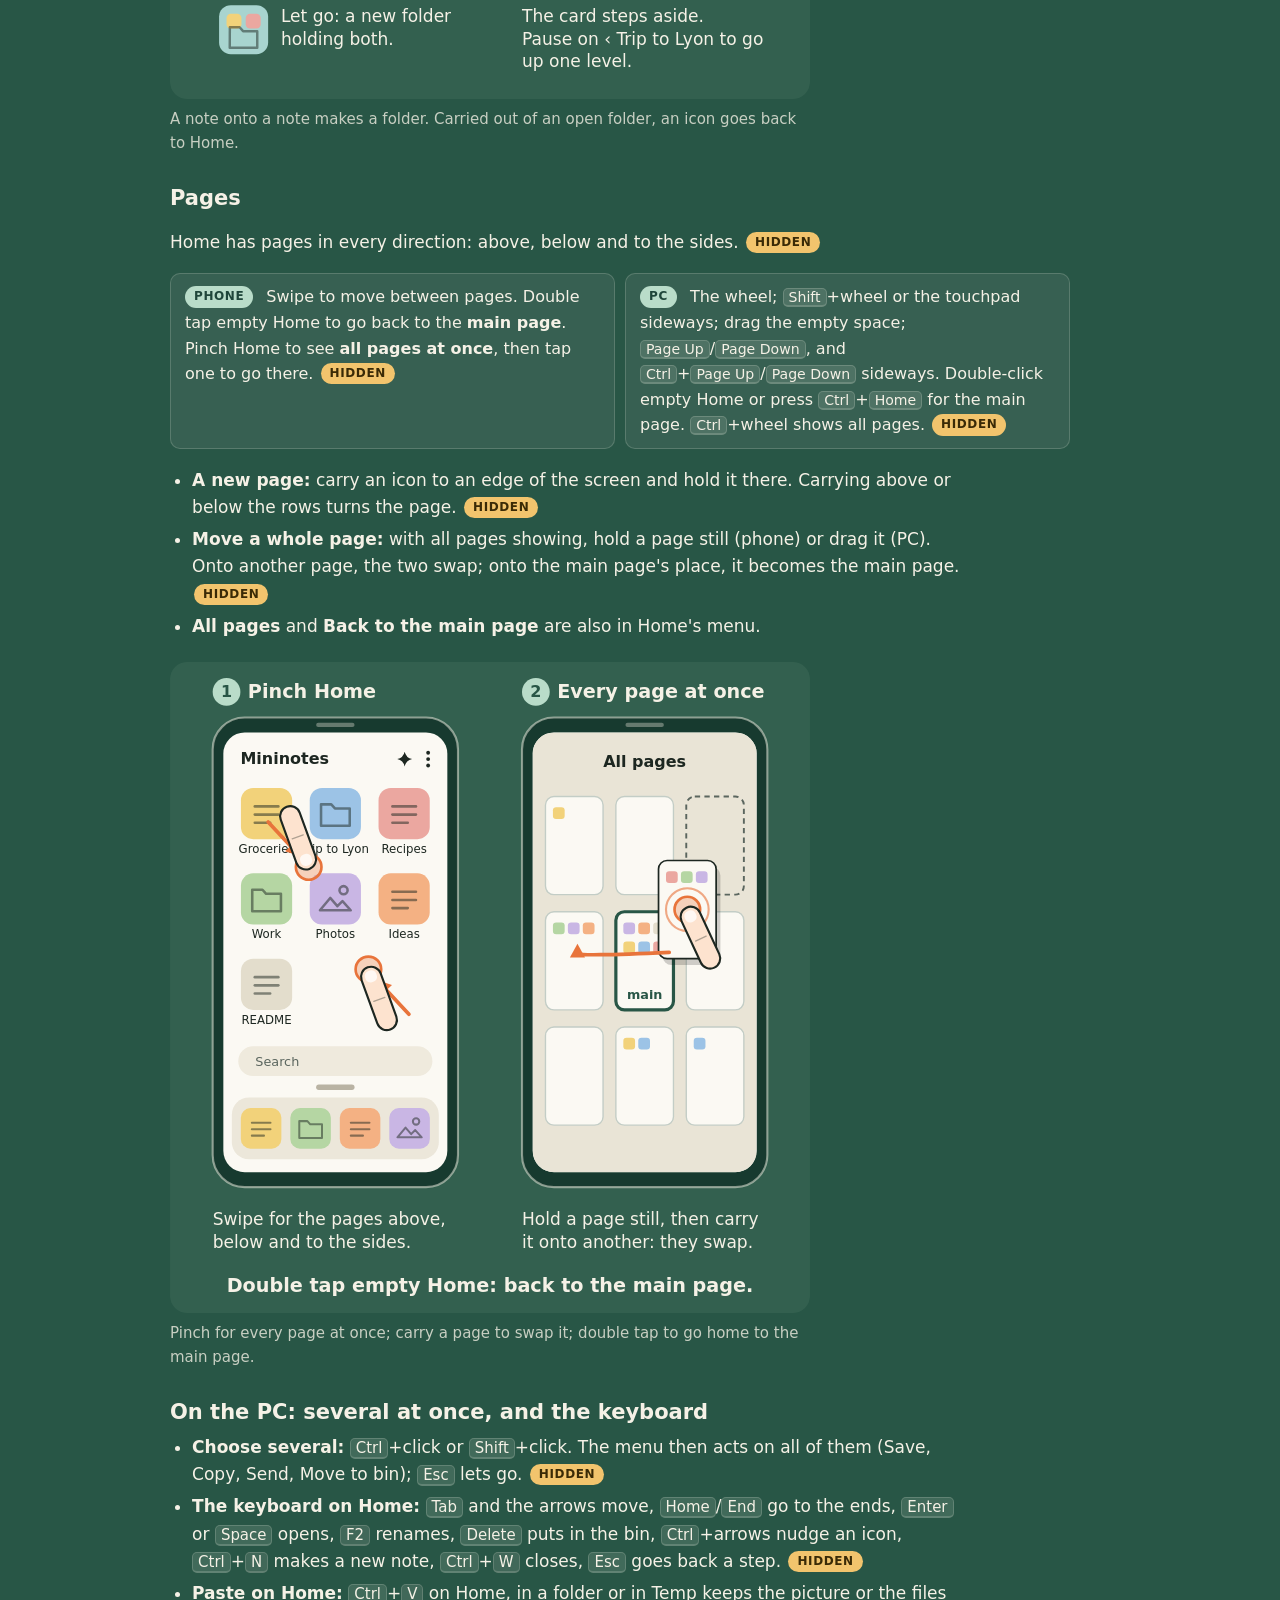
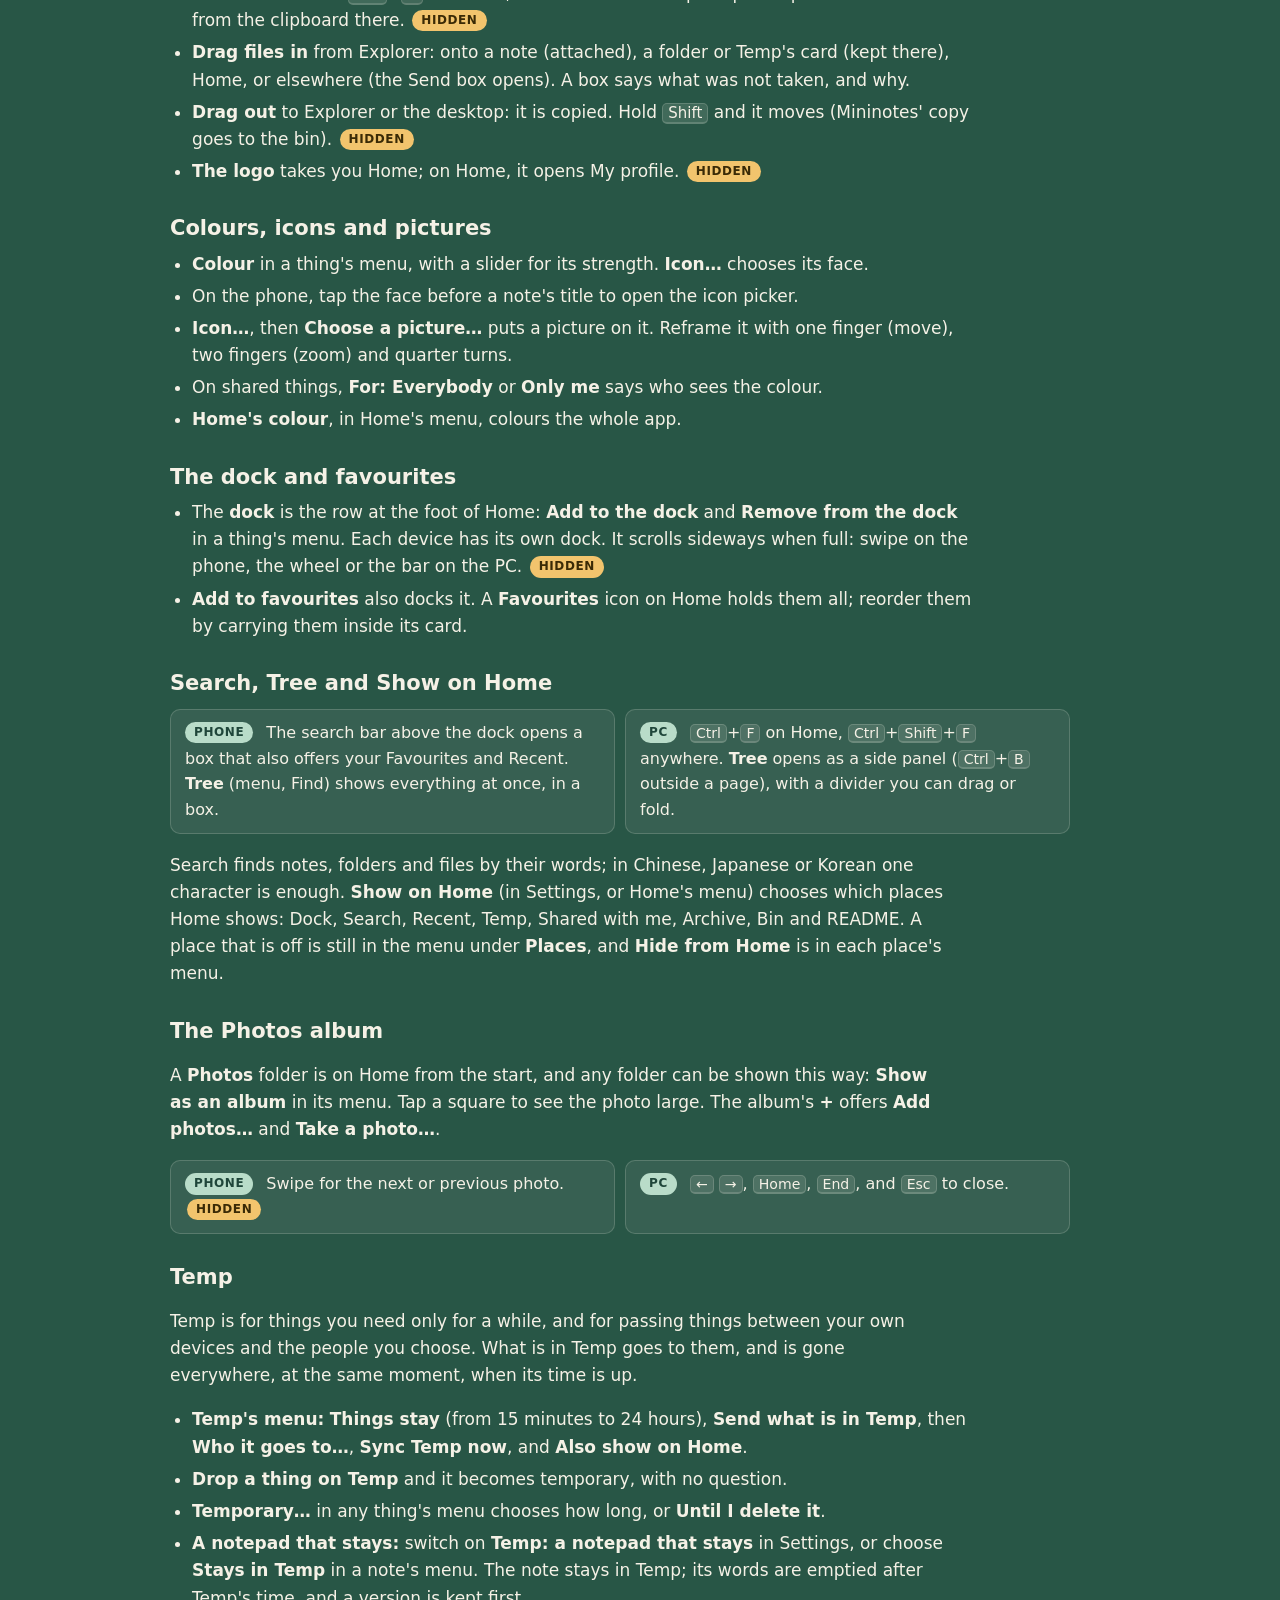
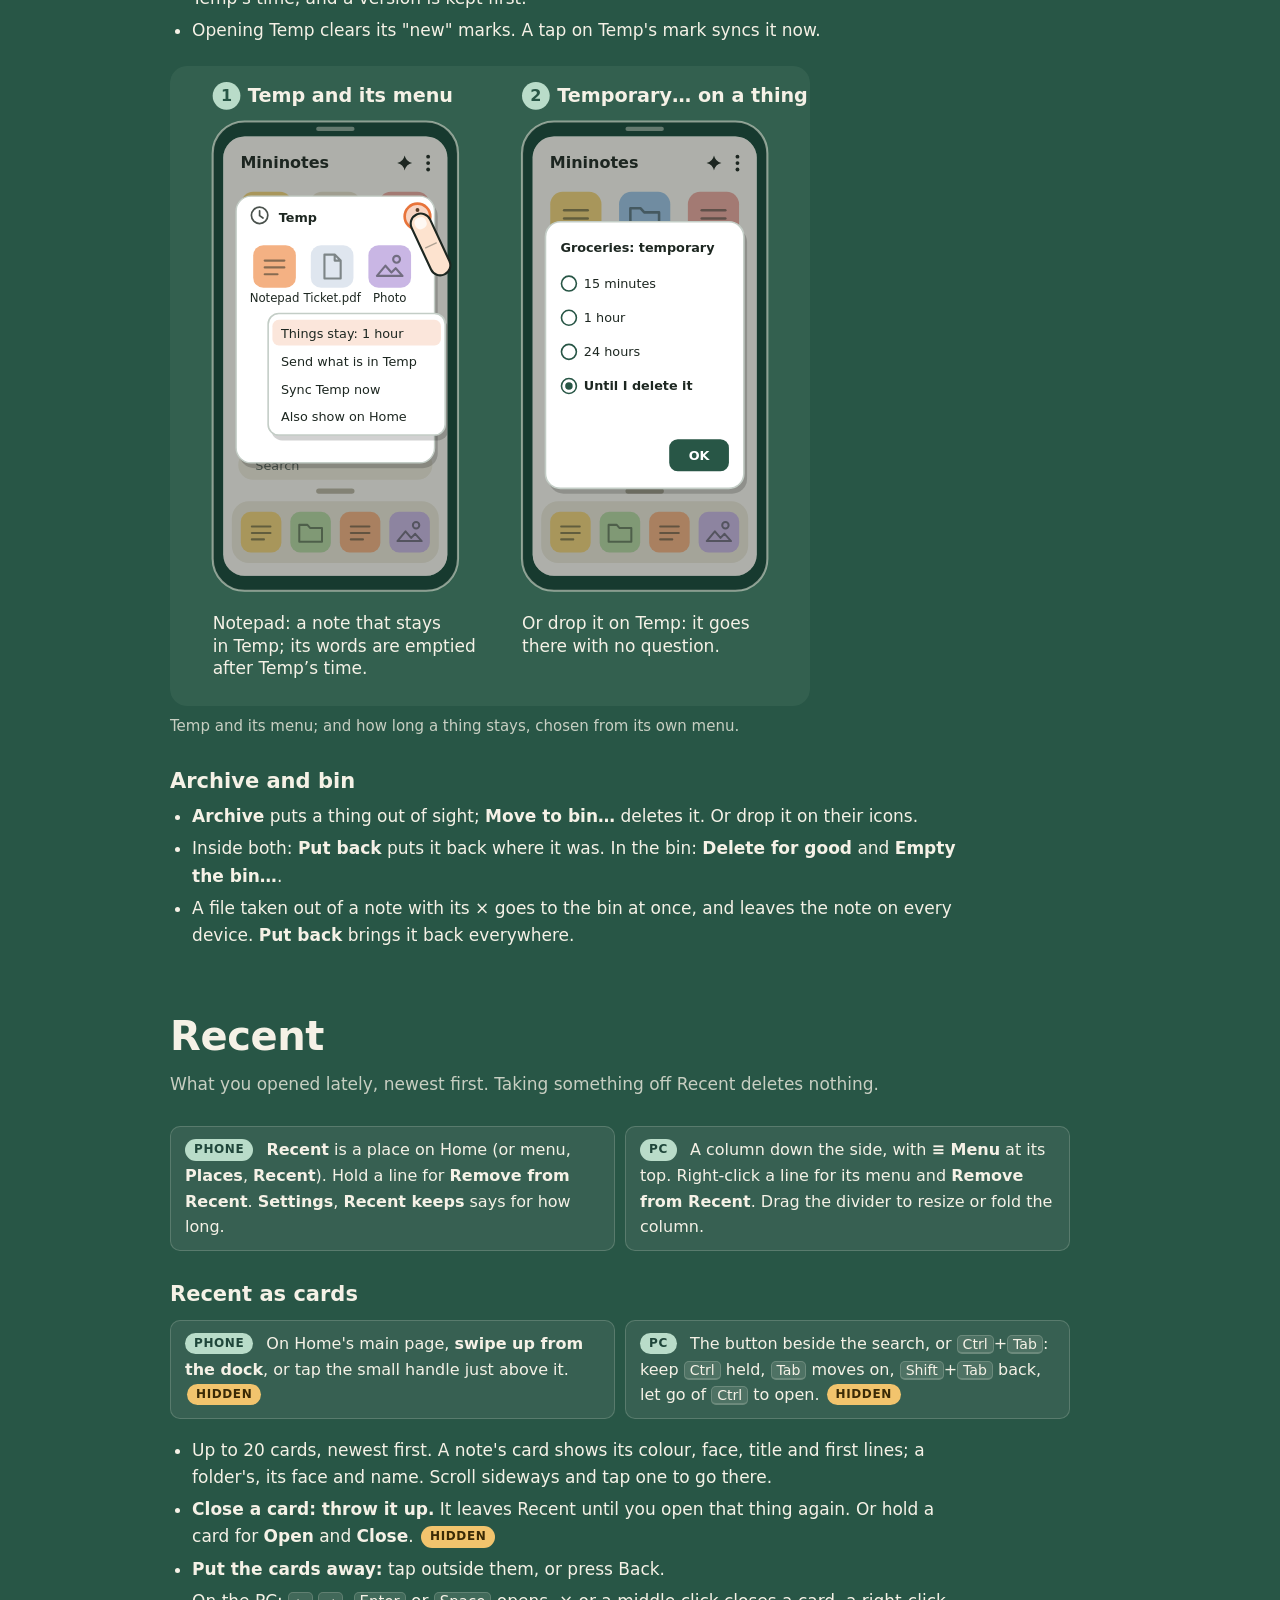
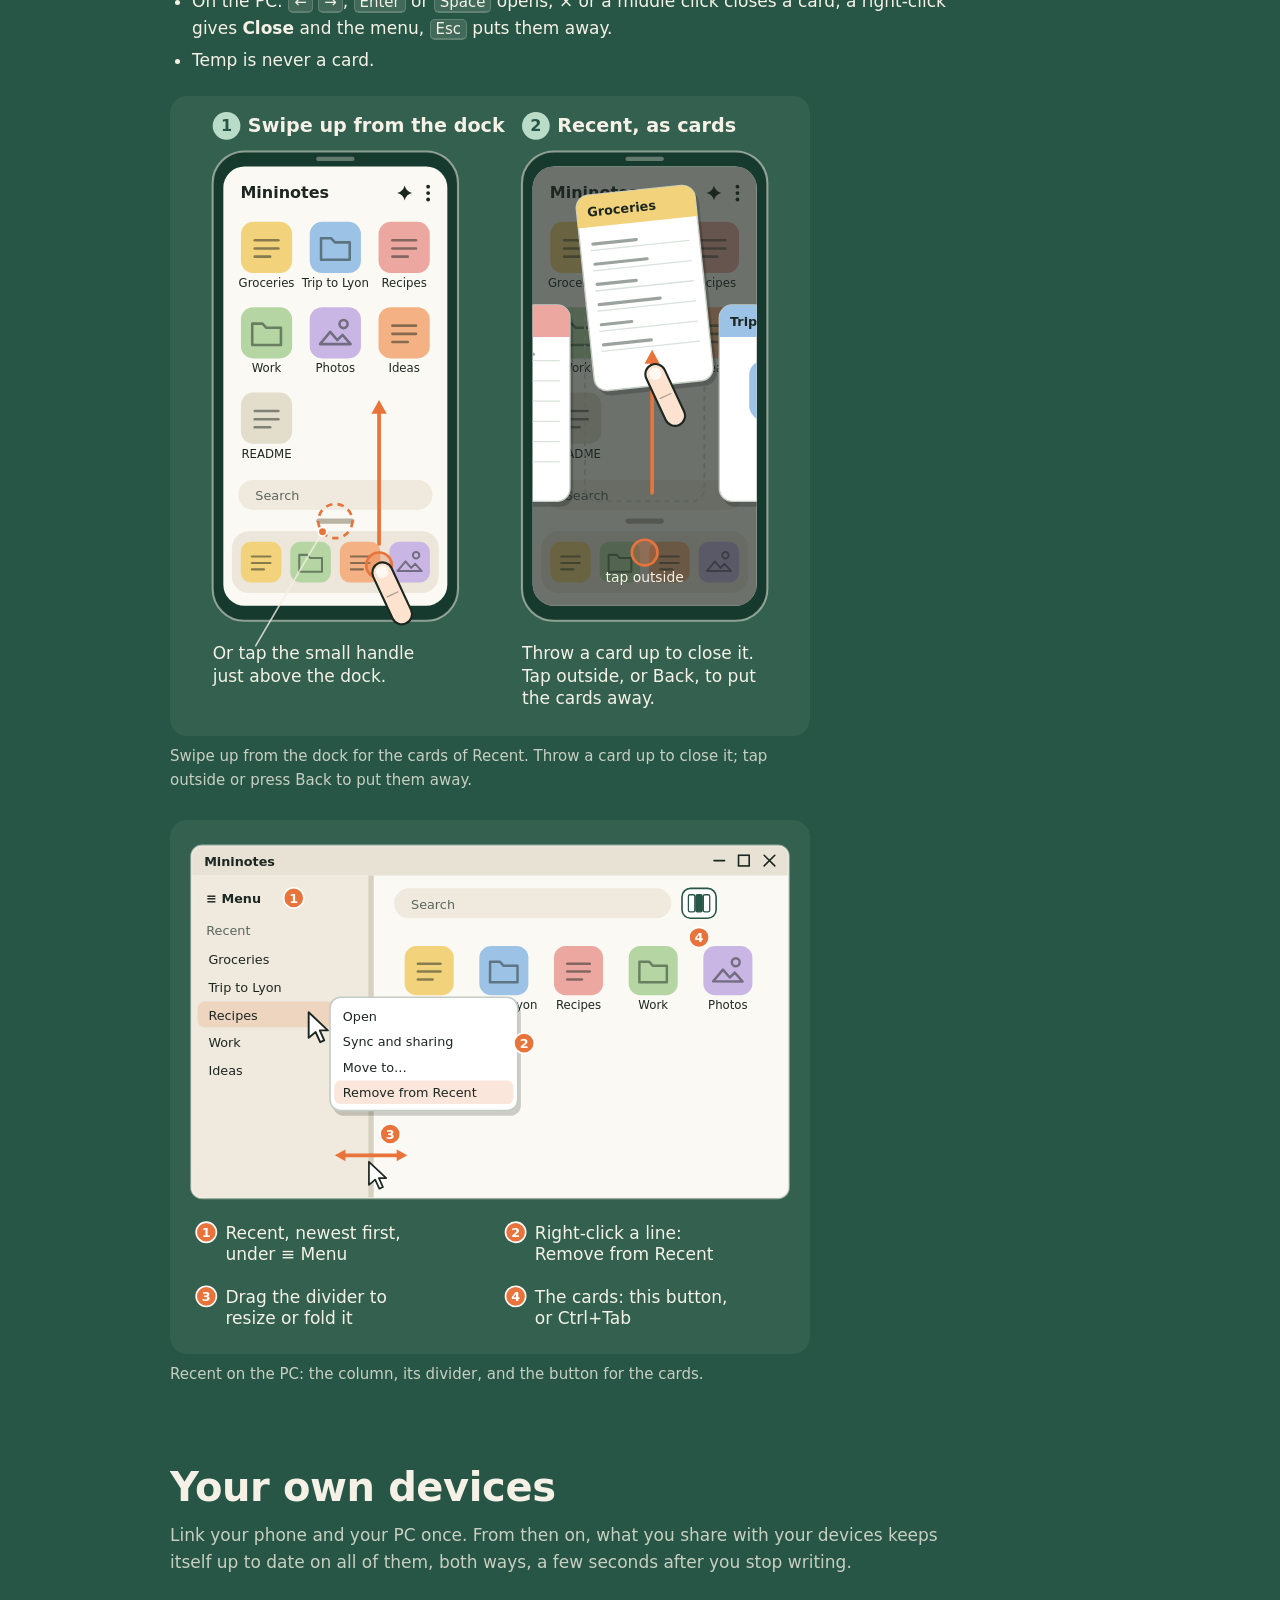
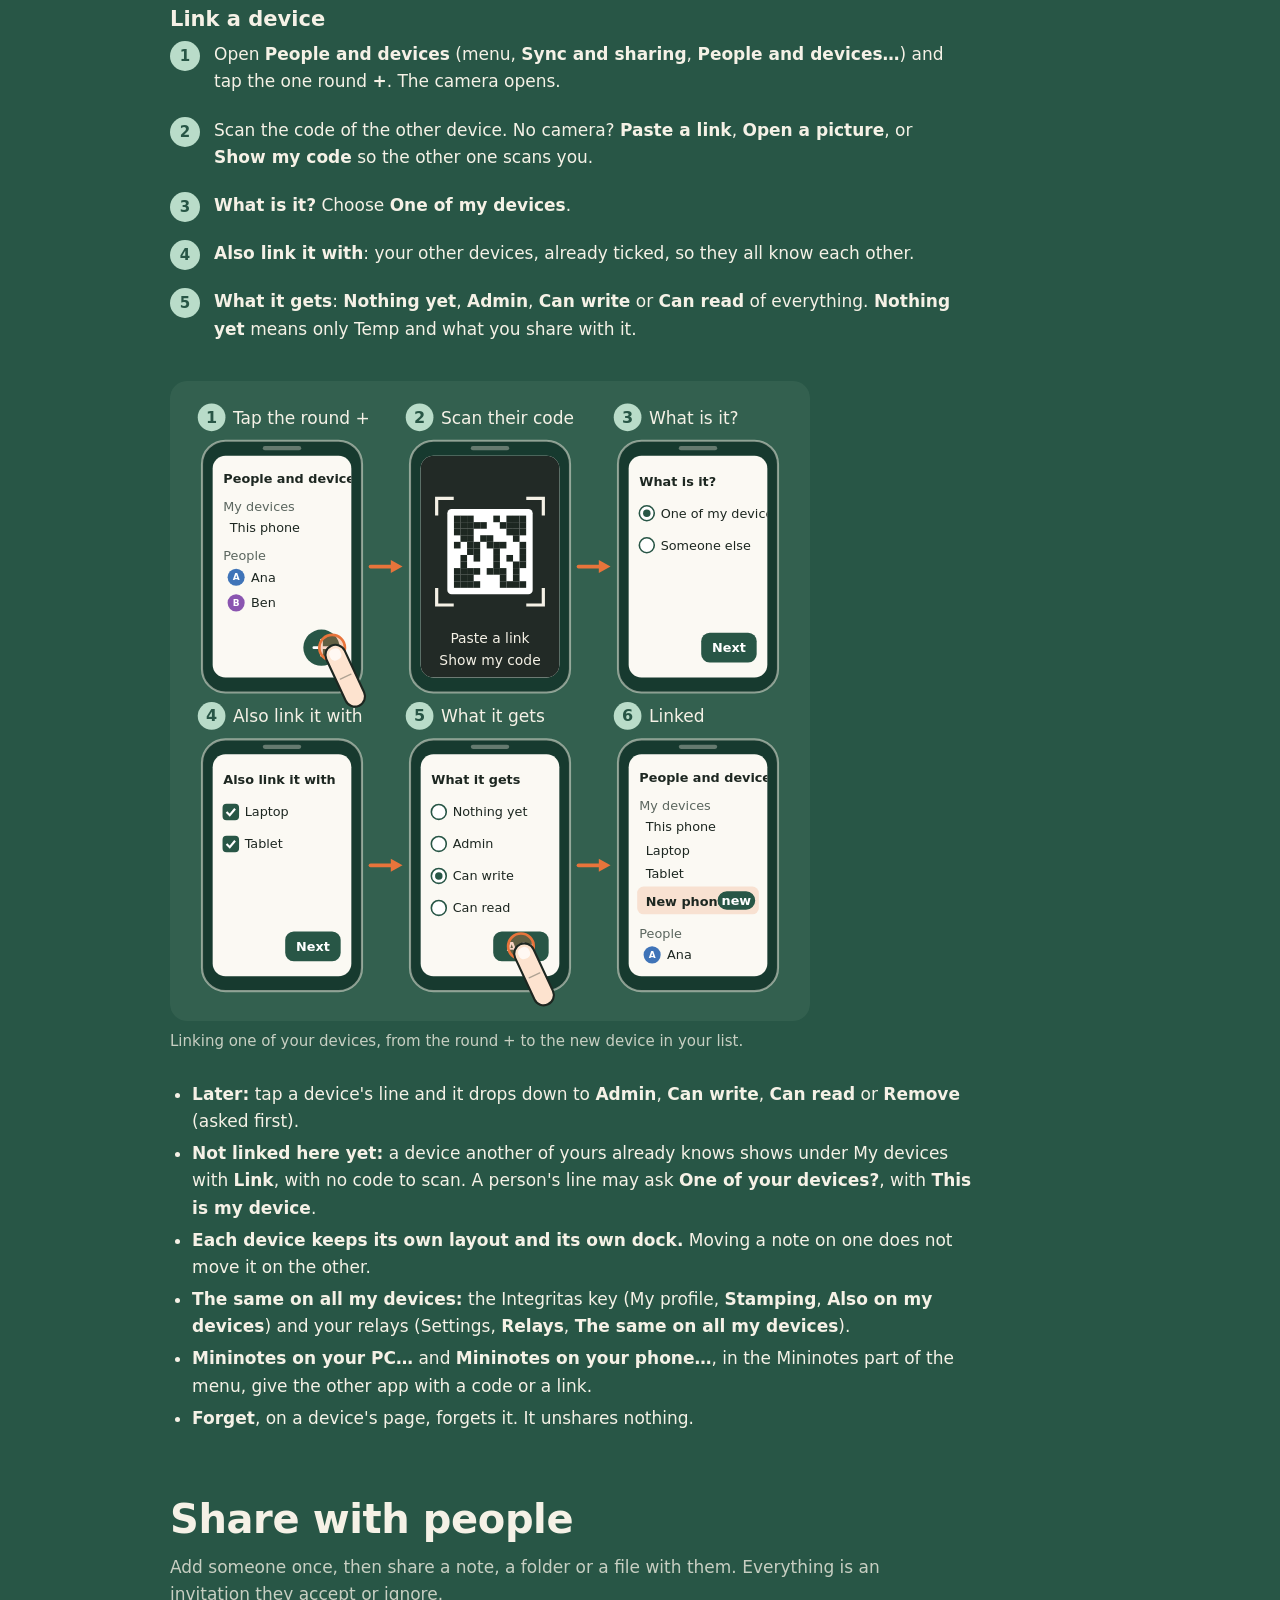
<file: guide.html>
<!doctype html>
<html lang="en">
<head>
<meta charset="utf-8">
<meta name="viewport" content="width=device-width, initial-scale=1">
<title>Mininotes guide</title>
<meta name="description" content="Everything Mininotes can do, on the phone and on the PC, drawn and explained in plain words, and what happens under the hood.">
<meta name="theme-color" content="#285646">
<link rel="icon" type="image/png" sizes="32x32" href="assets/favicon-32.png">
<link rel="icon" type="image/png" sizes="512x512" href="assets/mininotes-512.png">
<link rel="apple-touch-icon" href="assets/apple-touch-icon.png">
<link rel="stylesheet" href="assets/site.css">
<link rel="stylesheet" href="assets/guide.css">
<meta property="og:title" content="Mininotes guide">
<meta property="og:description" content="Everything Mininotes can do, on the phone and on the PC, drawn and explained in plain words.">
<meta property="og:image" content="https://mininotes.org/assets/social-card.png">
<meta property="og:image:width" content="1200">
<meta property="og:image:height" content="630">
<meta property="og:image:alt" content="Mininotes. Write it down. Share it sealed. Keep it yours.">
<meta property="og:type" content="website">
<meta property="og:url" content="https://mininotes.org/guide.html">
<meta property="og:site_name" content="Mininotes">
<meta name="twitter:card" content="summary_large_image">
<meta name="twitter:title" content="Mininotes guide">
<meta name="twitter:description" content="Everything Mininotes can do, on the phone and on the PC, drawn and explained in plain words.">
<meta name="twitter:image" content="https://mininotes.org/assets/social-card.png">
</head>
<body id="top">

<header class="bar">
  <div class="wrap">
    <a class="brand" href="./"><img src="assets/mininotes-512.png" alt="">Mininotes</a>
    <nav aria-label="Site">
      <a href="./#download">Download</a>
      <a href="./#roadmap">Roadmap</a>
      <a href="./#talk">Talk to us</a>
      <a href="guide.html" aria-current="page">Guide</a>
    </nav>
  </div>
</header>

<main class="guide">

<div class="guide-hero">
  <div class="wrap">
    <h1>Mininotes guide</h1>
    <p class="lead">Everything Mininotes can do, on the phone and on the PC, in plain words and drawings. At the end: what happens under the hood, and every hidden gesture in one table.</p>
    <p class="note">Written for Mininotes 0.4.057. The words in <b>bold</b> are the app's own labels, as you see them on the screen in English.</p>
    <div class="legend">
      <p><span class="dev">Phone</span><span class="dev">PC</span> how to reach it on each</p>
      <p><span class="hid">Hidden</span> nothing on the screen shows it: now you know</p>
    </div>

    <nav class="toc" id="contents" aria-labelledby="contents-title">
      <h2 id="contents-title">Contents</h2>
      <ol>
        <li><a href="#start">Start</a></li>
        <li><a href="#write">Write</a></li>
        <li><a href="#organise">Organise</a></li>
        <li><a href="#recent">Recent</a></li>
        <li><a href="#devices">Your own devices</a></li>
        <li><a href="#share">Share with people</a></li>
        <li><a href="#people">People and devices, My profile</a></li>
        <li><a href="#marks">Where everything stands</a></li>
        <li><a href="#files">Files, photos, recordings</a></li>
        <li><a href="#pc-files">Files on the PC</a></li>
        <li><a href="#versions">Versions</a></li>
        <li><a href="#backups">Backups</a></li>
        <li><a href="#agent">The Agent</a></li>
        <li><a href="#stamp">Stamp on Minima</a></li>
        <li><a href="#privacy">Privacy and the lock</a></li>
        <li><a href="#private-spaces">Private spaces, help request</a></li>
        <li><a href="#languages">Languages and translation</a></li>
        <li><a href="#settings">Settings</a></li>
        <li><a href="#updates">Updates</a></li>
        <li><a href="#feedback">Feedback</a></li>
        <li><a href="#under-the-hood">Under the hood</a></li>
        <li><a href="#hidden-gestures">Hidden gestures at a glance</a></li>
      </ol>
    </nav>
  </div>
</div>

<!-- ============================================================ START -->
<section id="start">
  <div class="wrap">
    <h2>Start</h2>
    <p class="sub">Install it, open it, choose your language. There is no account to make and nothing else to install.</p>

    <h3 id="install">Install</h3>
    <div class="how">
      <p class="on"><span class="dev">Phone</span> Android 9 or newer. Press <b>Download for Android</b> on <a href="./#download">the home page</a> (or scan its code), then open the file. Android asks whether to allow installing from your browser; you can switch that off again afterwards.</p>
      <p class="on"><span class="dev">PC</span> Windows 10 or 11. Press <b>Download for Windows</b> and open the installer. It needs no administrator rights, can put a shortcut on the desktop if you tick it, and ends with <b>Launch Mininotes</b>. A zip you extract anywhere is also on <a href="https://github.com/mininotesorg/mininotes/releases/latest">the releases page</a>.</p>
    </div>
    <p>Every Android release is signed with the same Mininotes key. The README on GitHub gives its fingerprint, if you want to check it.</p>

    <h3 id="first-start">First start</h3>
    <ul>
      <li>Mininotes asks for your <b>language</b> first, with your device's own already picked. It asks again at each start until you confirm one.</li>
      <li>Then you are on <b>Home</b>: a <b>README</b> note in your language and a <b>Photos</b> folder are already there. Write straight away.</li>
      <li>Nothing else is needed: the small network node that carries your notes is inside the app.</li>
      <li>When you have a moment, think about the lock (<a href="#privacy">Privacy and the lock</a>) and a backup (<a href="#backups">Backups</a>).</li>
    </ul>

    <h3 id="language">Language</h3>
    <div class="how">
      <p class="on"><span class="dev">Phone</span> The menu ⋮, then <b>Mininotes</b>, then <b>Language</b>; or the top of <b>Settings</b>.</p>
      <p class="on"><span class="dev">PC</span> <b>≡ Menu</b>, then <b>Mininotes</b>, then <b>Language</b>; or the top of <b>Settings…</b>.</p>
    </div>
  </div>
</section>

<!-- ============================================================ WRITE -->
<section id="write">
  <div class="wrap">
    <h2>Write</h2>
    <p class="sub">A note is a ruled page. It is saved as you type: there is no save button.</p>

    <h3 id="the-page">The page</h3>
    <ul>
      <li><b>Saved as you type.</b> On the PC, <kbd>Ctrl</kbd>+<kbd>S</kbd> saves at once if you like.</li>
      <li><b>Write anywhere below the last line.</b> <span class="hid">Hidden</span> About a screen of empty ruled paper waits below the last line. Tap or click any empty line and the cursor goes there. Nothing is written until you type.</li>
      <li><b>The keyboard</b> (phone) comes only when you tap or double tap. Holding a word selects it without bringing up the keyboard. <span class="hid">Hidden</span></li>
      <li><b>Zoom the whole screen</b> (phone) with two fingers, from 1× to 4×, and move around with two fingers. <span class="hid">Hidden</span></li>
      <li><b>Text size of a note:</b> the <b>A−</b> and <b>A+</b> ladder at the top of the note's menu.</li>
      <li><b>Writing lines</b> on or off: a switch in the note's menu, for this device only.</li>
      <li><b>Limits:</b> 24,000 characters per tab and 100,000 per note. A warning line shows from nine tenths. What cannot fit, or what was deleted elsewhere while you wrote, becomes a note such as "Plan (continued)" or "Plan (copy)", so nothing is lost.</li>
      <li><b>Pasted text</b> keeps its paragraphs.</li>
    </ul>
    <figure class="ill" id="fig-below-last-line">
      <img src="assets/guide/17-below-the-last-line.svg" width="600" height="480" loading="lazy"
        alt="A Groceries note with three lines written; a finger taps an empty line far below them and the cursor appears there.">
      <figcaption>Tap any empty line below the last one: the cursor goes there.</figcaption>
    </figure>

    <h3 id="title-and-tabs">The title and the tabs</h3>
    <div class="how">
      <p class="on"><span class="dev">Phone</span> Tap the title to rename the note. Hold the title for the note's menu. <span class="hid">Hidden</span> Hold a tab to rename or remove it; hold it, then carry it, to move it. <span class="hid">Hidden</span></p>
      <p class="on"><span class="dev">PC</span> Type in the title field, or press <kbd>F2</kbd> on a note's icon. Right-click a tab to rename or remove it; drag it to move it. <span class="hid">Hidden</span></p>
    </div>
    <p>A note can hold several pages, like index cards: <b>+ Add a tab</b> on the band under the title. <b>Move left</b> and <b>Move right</b> are in a tab's menu too. Each tab remembers where your cursor was and how far you had scrolled. With more tabs than fit, slide them sideways (a swipe on the phone, the wheel on the PC); the + stays beside them.</p>
    <figure class="ill" id="fig-note-head">
      <img src="assets/guide/06-note-head.svg" width="600" height="500" loading="lazy"
        alt="The head of a note called Trip to Lyon, with eight numbered spots: back to Home, the title, the Agent and menu, the mark, the rounds, the line under the title, the stamp line, and the tabs.">
      <figcaption>The head of a note. Each part is explained further down: the mark in <a href="#marks">Where everything stands</a>, the rounds in <a href="#share">Share with people</a>, the stamp line in <a href="#stamp">Stamp on Minima</a>.</figcaption>
    </figure>

    <h3 id="bold-links">Bold, italic, underline and links</h3>
    <ul>
      <li>Type the marks around the words: two stars on each side for <b>bold</b>, one star for <i>italic</i>, two underscores for <u>underline</u>. Or press <kbd>Ctrl</kbd>+<kbd>B</kbd>, <kbd>Ctrl</kbd>+<kbd>I</kbd> or <kbd>Ctrl</kbd>+<kbd>U</kbd>. The marks themselves are hidden on the page. <span class="hid">Hidden</span></li>
      <li>On a phone without a keyboard, select words: <b>Bold</b>, <b>Italic</b> and <b>Underline</b> are beside <b>Copy</b>.</li>
      <li>A tap or a click on a link opens it.</li>
    </ul>
    <div class="how">
      <p class="on"><span class="dev">Phone</span> Hold a link: <b>Copy link</b>, <b>Open link</b> and <b>Share link</b> come up under your finger. <span class="hid">Hidden</span></p>
      <p class="on"><span class="dev">PC</span> Right-click a link: <b>Open link</b> and <b>Copy link</b>. <span class="hid">Hidden</span></p>
    </div>

    <h3 id="find-in-note">Find in this note</h3>
    <div class="how">
      <p class="on"><span class="dev">Phone</span> The menu ⋮, then <b>Find in this note</b>. Move with ▲ and ▼, close with ×.</p>
      <p class="on"><span class="dev">PC</span> <kbd>Ctrl</kbd>+<kbd>F</kbd> over a note, the note's ⋯, or a right-click on the page. <kbd>Enter</kbd> or <kbd>F3</kbd> next, <kbd>Shift</kbd>+<kbd>F3</kbd> previous, <kbd>Esc</kbd> closes.</p>
    </div>
    <p>It says "1 of 5", for example, and after the last match it moves on to the next tab. A note opened from a search opens at the first match, with the same bar.</p>

    <h3 id="undo">Undo, copy, translate</h3>
    <ul>
      <li><b>Undo</b> in the page: <kbd>Ctrl</kbd>+<kbd>Z</kbd> and <kbd>Ctrl</kbd>+<kbd>Y</kbd> on the PC. An <b>Undo …</b> row at the top of the menus undoes a move, a rename or a trip to the bin, on both.</li>
      <li><b>Copy the text</b> (PC) is in the note's menu.</li>
      <li><b>Translate…</b>: see <a href="#languages">Languages and translation</a>.</li>
      <li><b>Who wrote what</b> can be shown in each person's colour: <b>Settings</b>, <b>Writing colours</b>, <b>Show who wrote what</b>.</li>
    </ul>

    <h3 id="from-other-apps">From other apps, pictures and voice</h3>
    <div class="how">
      <p class="on"><span class="dev">Phone</span> In any app's share sheet choose <b>Add to Mininotes</b>: <b>New note with it</b>, <b>Temp</b>, <b>Into a folder or a note</b>, or <b>Send to someone</b>. Paste a picture with the keyboard's picture button or <b>Paste</b> (Android 12 or newer). Voice typing works while <b>Keyboard learns from my notes</b> is on in Settings (it is on by default); off means incognito, with no voice typing.</p>
      <p class="on"><span class="dev">PC</span> <kbd>Ctrl</kbd>+<kbd>V</kbd> pastes a picture into a note. Drag files from Explorer onto a note to attach them.</p>
    </div>
  </div>
</section>

<!-- ============================================================ ORGANISE -->
<section id="organise">
  <div class="wrap">
    <h2>Organise</h2>
    <p class="sub">Home holds your notes and folders as icons, each where you put it, on as many pages as you like.</p>

    <h3 id="make">Make something: the round +</h3>
    <p>The round <b>+</b> at the bottom right of Home, of every folder and of every place offers <b>Note</b>, <b>Folder</b>, <b>Take a photo</b> (phone), <b>From this device…</b> and <b>From another device…</b>.</p>

    <h3 id="menus">Every icon's menu</h3>
    <div class="how">
      <p class="on"><span class="dev">Phone</span> Hold the icon. <span class="hid">Hidden</span></p>
      <p class="on"><span class="dev">PC</span> Right-click it, or select it and press the Menu key or <kbd>Shift</kbd>+<kbd>F10</kbd>.</p>
    </div>
    <p>The menu has everything: <b>Colour</b> with its strength, <b>Icon…</b>, <b>Sync and sharing</b>, <b>Move to…</b>, <b>Add to the dock</b>, <b>Add to favourites</b>, <b>Temporary…</b>, <b>Archive</b> and <b>Move to bin…</b>.</p>
    <p>Hold (phone) or right-click (PC) an <b>empty space on Home</b> for Home's own menu: Create and Find rows, <b>Home's colour</b>, Undo, <b>Sync now</b>, the <b>Show on Home</b> switches and <b>All pages</b>. <span class="hid">Hidden</span></p>
    <figure class="ill" id="fig-hold-right-click">
      <img src="assets/guide/02-hold-or-right-click.svg" width="600" height="590" loading="lazy"
        alt="On a phone a finger holds the Groceries icon and its menu opens; on the PC a right-click on the same icon opens the same menu.">
      <figcaption>Hold on the phone, right-click on the PC: the same menu.</figcaption>
    </figure>

    <h3 id="carry">Move things: carry them</h3>
    <div class="how">
      <p class="on"><span class="dev">Phone</span> Hold an icon, then move your finger without letting go. <span class="hid">Hidden</span></p>
      <p class="on"><span class="dev">PC</span> Drag it with the mouse.</p>
    </div>
    <ul>
      <li>Let go in an <b>empty place</b>: it stays there. Gaps are kept, and the other icons keep their places.</li>
      <li>Let go on a <b>folder</b>: it goes inside. Pause over a folder and it opens, so you can go deeper.</li>
      <li>Let go on <b>another note</b>: a new folder is made, holding both.</li>
      <li>While you carry, a <b>strip across the top</b> offers ★ Favourite, Temp, Archive, Bin and Share (Send, for a file). Let go on one: done, with no menu.</li>
      <li>Carry an icon onto the <b>dock</b> to dock it.</li>
    </ul>
    <figure class="ill" id="fig-drop-strip">
      <img src="assets/guide/03-carry-and-drop-strip.svg" width="600" height="500" loading="lazy"
        alt="A finger carries the Groceries icon up to a strip across the top of the screen offering Favourite, Temp, Archive, Bin and Share; Temp is lit under it.">
      <figcaption>Carrying an icon: the strip at the top takes it straight to Temp, the archive, the bin, your favourites or Share.</figcaption>
    </figure>

    <h3 id="folders">Folders</h3>
    <p>Folders hold notes and other folders, as deep as you like. An open folder shows as a card over Home.</p>
    <ul>
      <li>Carry an icon <b>out of an open folder</b>: the card steps aside so you can drop it on Home. <span class="hid">Hidden</span></li>
      <li>Pause over the card's <b>‹ name</b> while carrying: you go up one level. <span class="hid">Hidden</span></li>
      <li>New things follow the look of the folder they are made in.</li>
    </ul>
    <figure class="ill" id="fig-folders">
      <img src="assets/guide/05-folders.svg" width="600" height="600" loading="lazy"
        alt="On the left a note carried onto another note makes a new folder holding both. On the right an icon is carried out of an open folder card, which steps aside.">
      <figcaption>A note onto a note makes a folder. Carried out of an open folder, an icon goes back to Home.</figcaption>
    </figure>

    <h3 id="pages">Pages</h3>
    <p>Home has pages in every direction: above, below and to the sides. <span class="hid">Hidden</span></p>
    <div class="how">
      <p class="on"><span class="dev">Phone</span> Swipe to move between pages. Double tap empty Home to go back to the <b>main page</b>. Pinch Home to see <b>all pages at once</b>, then tap one to go there. <span class="hid">Hidden</span></p>
      <p class="on"><span class="dev">PC</span> The wheel; <kbd>Shift</kbd>+wheel or the touchpad sideways; drag the empty space; <kbd>Page Up</kbd>/<kbd>Page Down</kbd>, and <kbd>Ctrl</kbd>+<kbd>Page Up</kbd>/<kbd>Page Down</kbd> sideways. Double-click empty Home or press <kbd>Ctrl</kbd>+<kbd>Home</kbd> for the main page. <kbd>Ctrl</kbd>+wheel shows all pages. <span class="hid">Hidden</span></p>
    </div>
    <ul>
      <li><b>A new page:</b> carry an icon to an edge of the screen and hold it there. Carrying above or below the rows turns the page. <span class="hid">Hidden</span></li>
      <li><b>Move a whole page:</b> with all pages showing, hold a page still (phone) or drag it (PC). Onto another page, the two swap; onto the main page's place, it becomes the main page. <span class="hid">Hidden</span></li>
      <li><b>All pages</b> and <b>Back to the main page</b> are also in Home's menu.</li>
    </ul>
    <figure class="ill" id="fig-pages">
      <img src="assets/guide/04-pages-and-pinch.svg" width="600" height="610" loading="lazy"
        alt="Two fingers pinch Home; then every page shows at once, nine small pages with the main page outlined, and one page is carried onto another to swap them.">
      <figcaption>Pinch for every page at once; carry a page to swap it; double tap to go home to the main page.</figcaption>
    </figure>

    <h3 id="pc-keyboard">On the PC: several at once, and the keyboard</h3>
    <ul>
      <li><b>Choose several:</b> <kbd>Ctrl</kbd>+click or <kbd>Shift</kbd>+click. The menu then acts on all of them (Save, Copy, Send, Move to bin); <kbd>Esc</kbd> lets go. <span class="hid">Hidden</span></li>
      <li><b>The keyboard on Home:</b> <kbd>Tab</kbd> and the arrows move, <kbd>Home</kbd>/<kbd>End</kbd> go to the ends, <kbd>Enter</kbd> or <kbd>Space</kbd> opens, <kbd>F2</kbd> renames, <kbd>Delete</kbd> puts in the bin, <kbd>Ctrl</kbd>+arrows nudge an icon, <kbd>Ctrl</kbd>+<kbd>N</kbd> makes a new note, <kbd>Ctrl</kbd>+<kbd>W</kbd> closes, <kbd>Esc</kbd> goes back a step. <span class="hid">Hidden</span></li>
      <li><b>Paste on Home:</b> <kbd>Ctrl</kbd>+<kbd>V</kbd> on Home, in a folder or in Temp keeps the picture or the files from the clipboard there. <span class="hid">Hidden</span></li>
      <li><b>Drag files in</b> from Explorer: onto a note (attached), a folder or Temp's card (kept there), Home, or elsewhere (the Send box opens). A box says what was not taken, and why.</li>
      <li><b>Drag out</b> to Explorer or the desktop: it is copied. Hold <kbd>Shift</kbd> and it moves (Mininotes' copy goes to the bin). <span class="hid">Hidden</span></li>
      <li><b>The logo</b> takes you Home; on Home, it opens My profile. <span class="hid">Hidden</span></li>
    </ul>

    <h3 id="colours">Colours, icons and pictures</h3>
    <ul>
      <li><b>Colour</b> in a thing's menu, with a slider for its strength. <b>Icon…</b> chooses its face.</li>
      <li>On the phone, tap the face before a note's title to open the icon picker.</li>
      <li><b>Icon…</b>, then <b>Choose a picture…</b> puts a picture on it. Reframe it with one finger (move), two fingers (zoom) and quarter turns.</li>
      <li>On shared things, <b>For: Everybody</b> or <b>Only me</b> says who sees the colour.</li>
      <li><b>Home's colour</b>, in Home's menu, colours the whole app.</li>
    </ul>

    <h3 id="dock">The dock and favourites</h3>
    <ul>
      <li>The <b>dock</b> is the row at the foot of Home: <b>Add to the dock</b> and <b>Remove from the dock</b> in a thing's menu. Each device has its own dock. It scrolls sideways when full: swipe on the phone, the wheel or the bar on the PC. <span class="hid">Hidden</span></li>
      <li><b>Add to favourites</b> also docks it. A <b>Favourites</b> icon on Home holds them all; reorder them by carrying them inside its card.</li>
    </ul>

    <h3 id="search">Search, Tree and Show on Home</h3>
    <div class="how">
      <p class="on"><span class="dev">Phone</span> The search bar above the dock opens a box that also offers your Favourites and Recent. <b>Tree</b> (menu, Find) shows everything at once, in a box.</p>
      <p class="on"><span class="dev">PC</span> <kbd>Ctrl</kbd>+<kbd>F</kbd> on Home, <kbd>Ctrl</kbd>+<kbd>Shift</kbd>+<kbd>F</kbd> anywhere. <b>Tree</b> opens as a side panel (<kbd>Ctrl</kbd>+<kbd>B</kbd> outside a page), with a divider you can drag or fold.</p>
    </div>
    <p>Search finds notes, folders and files by their words; in Chinese, Japanese or Korean one character is enough. <b>Show on Home</b> (in Settings, or Home's menu) chooses which places Home shows: Dock, Search, Recent, Temp, Shared with me, Archive, Bin and README. A place that is off is still in the menu under <b>Places</b>, and <b>Hide from Home</b> is in each place's menu.</p>

    <h3 id="photos">The Photos album</h3>
    <p>A <b>Photos</b> folder is on Home from the start, and any folder can be shown this way: <b>Show as an album</b> in its menu. Tap a square to see the photo large. The album's <b>+</b> offers <b>Add photos…</b> and <b>Take a photo…</b>.</p>
    <div class="how">
      <p class="on"><span class="dev">Phone</span> Swipe for the next or previous photo. <span class="hid">Hidden</span></p>
      <p class="on"><span class="dev">PC</span> <kbd>←</kbd> <kbd>→</kbd>, <kbd>Home</kbd>, <kbd>End</kbd>, and <kbd>Esc</kbd> to close.</p>
    </div>

    <h3 id="temp">Temp</h3>
    <p>Temp is for things you need only for a while, and for passing things between your own devices and the people you choose. What is in Temp goes to them, and is gone everywhere, at the same moment, when its time is up.</p>
    <ul>
      <li><b>Temp's menu:</b> <b>Things stay</b> (from 15 minutes to 24 hours), <b>Send what is in Temp</b>, then <b>Who it goes to…</b>, <b>Sync Temp now</b>, and <b>Also show on Home</b>.</li>
      <li><b>Drop a thing on Temp</b> and it becomes temporary, with no question.</li>
      <li><b>Temporary…</b> in any thing's menu chooses how long, or <b>Until I delete it</b>.</li>
      <li><b>A notepad that stays:</b> switch on <b>Temp: a notepad that stays</b> in Settings, or choose <b>Stays in Temp</b> in a note's menu. The note stays in Temp; its words are emptied after Temp's time, and a version is kept first.</li>
      <li>Opening Temp clears its "new" marks. A tap on Temp's mark syncs it now.</li>
    </ul>
    <figure class="ill" id="fig-temp">
      <img src="assets/guide/11-temp.svg" width="600" height="600" loading="lazy"
        alt="Temp open as a card holding a Notepad, a ticket and a photo, with its menu; beside it the Temporary box of a note with 15 minutes, 1 hour, 24 hours and Until I delete it.">
      <figcaption>Temp and its menu; and how long a thing stays, chosen from its own menu.</figcaption>
    </figure>

    <h3 id="archive-bin">Archive and bin</h3>
    <ul>
      <li><b>Archive</b> puts a thing out of sight; <b>Move to bin…</b> deletes it. Or drop it on their icons.</li>
      <li>Inside both: <b>Put back</b> puts it back where it was. In the bin: <b>Delete for good</b> and <b>Empty the bin…</b>.</li>
      <li>A file taken out of a note with its × goes to the bin at once, and leaves the note on every device. <b>Put back</b> brings it back everywhere.</li>
    </ul>
  </div>
</section>

<!-- ============================================================ RECENT -->
<section id="recent">
  <div class="wrap">
    <h2>Recent</h2>
    <p class="sub">What you opened lately, newest first. Taking something off Recent deletes nothing.</p>
    <div class="how">
      <p class="on"><span class="dev">Phone</span> <b>Recent</b> is a place on Home (or menu, <b>Places</b>, <b>Recent</b>). Hold a line for <b>Remove from Recent</b>. <b>Settings</b>, <b>Recent keeps</b> says for how long.</p>
      <p class="on"><span class="dev">PC</span> A column down the side, with <b>≡ Menu</b> at its top. Right-click a line for its menu and <b>Remove from Recent</b>. Drag the divider to resize or fold the column.</p>
    </div>

    <h3 id="recent-cards">Recent as cards</h3>
    <div class="how">
      <p class="on"><span class="dev">Phone</span> On Home's main page, <b>swipe up from the dock</b>, or tap the small handle just above it. <span class="hid">Hidden</span></p>
      <p class="on"><span class="dev">PC</span> The button beside the search, or <kbd>Ctrl</kbd>+<kbd>Tab</kbd>: keep <kbd>Ctrl</kbd> held, <kbd>Tab</kbd> moves on, <kbd>Shift</kbd>+<kbd>Tab</kbd> back, let go of <kbd>Ctrl</kbd> to open. <span class="hid">Hidden</span></p>
    </div>
    <ul>
      <li>Up to 20 cards, newest first. A note's card shows its colour, face, title and first lines; a folder's, its face and name. Scroll sideways and tap one to go there.</li>
      <li><b>Close a card: throw it up.</b> It leaves Recent until you open that thing again. Or hold a card for <b>Open</b> and <b>Close</b>. <span class="hid">Hidden</span></li>
      <li><b>Put the cards away:</b> tap outside them, or press Back.</li>
      <li>On the PC: <kbd>←</kbd> <kbd>→</kbd>, <kbd>Enter</kbd> or <kbd>Space</kbd> opens, × or a middle click closes a card, a right-click gives <b>Close</b> and the menu, <kbd>Esc</kbd> puts them away.</li>
      <li>Temp is never a card.</li>
    </ul>
    <figure class="ill" id="fig-recent-cards">
      <img src="assets/guide/01-recent-cards.svg" width="600" height="600" loading="lazy"
        alt="A finger swipes up from the dock of a phone, where the small handle is circled; the cards of Recent appear in a row, and the Groceries card is thrown up to close it.">
      <figcaption>Swipe up from the dock for the cards of Recent. Throw a card up to close it; tap outside or press Back to put them away.</figcaption>
    </figure>
    <figure class="ill" id="fig-recent-pc">
      <img src="assets/guide/16-recent-on-the-pc.svg" width="600" height="500" loading="lazy"
        alt="A PC window with the Recent column on the left under Menu; a right-click on a line offers Remove from Recent; the column's divider can be dragged; a button beside the search shows the cards.">
      <figcaption>Recent on the PC: the column, its divider, and the button for the cards.</figcaption>
    </figure>
  </div>
</section>

<!-- ============================================================ DEVICES -->
<section id="devices">
  <div class="wrap">
    <h2>Your own devices</h2>
    <p class="sub">Link your phone and your PC once. From then on, what you share with your devices keeps itself up to date on all of them, both ways, a few seconds after you stop writing.</p>

    <h3 id="link-device">Link a device</h3>
    <ol class="steps">
      <li>Open <b>People and devices</b> (menu, <b>Sync and sharing</b>, <b>People and devices…</b>) and tap the one round <b>+</b>. The camera opens.</li>
      <li>Scan the code of the other device. No camera? <b>Paste a link</b>, <b>Open a picture</b>, or <b>Show my code</b> so the other one scans you.</li>
      <li><b>What is it?</b> Choose <b>One of my devices</b>.</li>
      <li><b>Also link it with</b>: your other devices, already ticked, so they all know each other.</li>
      <li><b>What it gets</b>: <b>Nothing yet</b>, <b>Admin</b>, <b>Can write</b> or <b>Can read</b> of everything. <b>Nothing yet</b> means only Temp and what you share with it.</li>
    </ol>
    <figure class="ill" id="fig-link-device">
      <img src="assets/guide/09-link-a-device.svg" width="600" height="600" loading="lazy"
        alt="Six small screens in order: tap the round plus, scan the code, What is it, Also link it with, What it gets, and the new phone listed under My devices.">
      <figcaption>Linking one of your devices, from the round + to the new device in your list.</figcaption>
    </figure>
    <ul>
      <li><b>Later:</b> tap a device's line and it drops down to <b>Admin</b>, <b>Can write</b>, <b>Can read</b> or <b>Remove</b> (asked first).</li>
      <li><b>Not linked here yet:</b> a device another of yours already knows shows under My devices with <b>Link</b>, with no code to scan. A person's line may ask <b>One of your devices?</b>, with <b>This is my device</b>.</li>
      <li><b>Each device keeps its own layout and its own dock.</b> Moving a note on one does not move it on the other.</li>
      <li><b>The same on all my devices:</b> the Integritas key (My profile, <b>Stamping</b>, <b>Also on my devices</b>) and your relays (Settings, <b>Relays</b>, <b>The same on all my devices</b>).</li>
      <li><b>Mininotes on your PC…</b> and <b>Mininotes on your phone…</b>, in the Mininotes part of the menu, give the other app with a code or a link.</li>
      <li><b>Forget</b>, on a device's page, forgets it. It unshares nothing.</li>
    </ul>
  </div>
</section>

<!-- ============================================================ SHARE -->
<section id="share">
  <div class="wrap">
    <h2>Share with people</h2>
    <p class="sub">Add someone once, then share a note, a folder or a file with them. Everything is an invitation they accept or ignore.</p>

    <h3 id="add-someone">Add someone</h3>
    <ol class="steps">
      <li>In <b>People and devices</b>, tap the round <b>+</b> and scan their code, or paste the link they sent you.</li>
      <li><b>What is it?</b> <b>Someone else</b>. Then a group: <b>No group</b>, a group, or <b>New group…</b>.</li>
      <li><b>What it gets</b>, then <b>Add</b>.</li>
    </ol>
    <p>They see "Ana wants to add you" with <b>Accept</b>, <b>Ignore</b> and <b>Later</b>. A pasted link shows six digits on both sides to compare; a scanned code needs none. To send yours: <b>Copy my link</b> or <b>Share my link</b>.</p>

    <h3 id="share-thing">Share a thing</h3>
    <p>In its menu: <b>Sync and sharing</b>, then <b>Share…</b>. Choose the role first, then people or groups, or <b>Show my code…</b>, then <b>Done</b>.</p>
    <ul>
      <li><b>Roles:</b> <b>Owner</b> (whoever made it; it cannot be given), <b>Admin</b>, <b>Can write</b> and <b>Can read</b>.</li>
      <li><b>Each row</b> of the Share box has a drop-down with the levels and <b>Remove</b>, even for someone who has it through a folder or a group. <b>Removed here</b> stops it for that thing and everything inside it.</li>
      <li><b>Where it is</b>, at the top of the Share box, with <b>Show it</b>.</li>
      <li><b>Sharing a folder shares everything in it</b>, including what you put in later.</li>
      <li><b>Groups</b>, like Friends or Colleagues: everyone in a group gets the same role, including people added later. Make one with <b>New group…</b>; rename or delete it behind its <b>›</b> in People and devices.</li>
    </ul>
    <figure class="ill" id="fig-share-box">
      <img src="assets/guide/10-share-box.svg" width="600" height="600" loading="lazy"
        alt="The Share box of Trip to Lyon: Where it is with Show it, the role chosen first, people each with a drop-down of levels and Remove, one marked Removed here, and a group.">
      <figcaption>The Share box: the role first, then who; each row can be changed or removed.</figcaption>
    </figure>

    <h3 id="accept">When someone shares with you</h3>
    <ul>
      <li>A notification says <b>Shared with you</b> (phone), or the bar and the tray icon say it (PC). It waits in <b>Shared with me</b>.</li>
      <li>Tap it for <b>Accept</b>, <b>Refuse</b> (quietly, or with a word back), <b>See sender</b> or <b>Block sender</b>. Blocked senders are listed in People and devices.</li>
      <li><b>Accept everything without asking</b>: a switch on a person's page, also offered once after you accept one of theirs by hand. <span class="hid">Hidden</span></li>
      <li>A new file you have not opened yet: a tap shows its card with <b>Keep it here</b>, <b>Move to…</b>, <b>Move to bin</b> and <b>Open</b>.</li>
    </ul>

    <h3 id="rounds">The rounds</h3>
    <p>The rounds beside a note's title are the people and devices who have it, with their picture or initial: three on the phone and four on the PC, then <b>+N</b>, which lists everyone.</p>
    <div class="how">
      <p class="on"><span class="dev">Phone</span> Tap a round: the picture big, and <b>Ana's page…</b>, <b>Chat on Parlons!</b>, <b>Writing colour…</b>, <b>Sharing…</b>.</p>
      <p class="on"><span class="dev">PC</span> The same on a click. Rest the pointer on a round: who it is, what they may do, where they stand with the writing, and how many files are still going to them. <span class="hid">Hidden</span></p>
    </div>
    <figure class="ill" id="fig-rounds">
      <img src="assets/guide/07-rounds.svg" width="600" height="600" loading="lazy"
        alt="A finger taps Ana's round and her picture shows big with her menu; on the PC the pointer rests on Ben's round and a box says what he may do and where he stands; the lines of the note are in the colours of who wrote them.">
      <figcaption>Tap a round for the person's menu; on the PC, rest the pointer on it. With writing colours on, each round is ringed in that person's colour.</figcaption>
    </figure>

    <h3 id="parlons">Parlons! and sending files</h3>
    <ul>
      <li>Your <b>Parlons!</b> address, in My profile, is sent to your contacts by itself. <b>Chat on Parlons!</b> is on each round. On the phone, <b>Send with Parlons!</b> is on a file and on a note (sent as a .md file).</li>
      <li><b>Send files</b> in no note: menu, <b>Send</b>, <b>Send files…</b> or <b>Sent files…</b>; or <b>Send to a device…</b> in a file's menu.</li>
      <li>Your own picture for a contact: their page, <b>Picture…</b>. Only you see it.</li>
      <li><b>Remove this person…</b> is at the foot of their page.</li>
    </ul>
  </div>
</section>

<!-- ============================================================ PEOPLE -->
<section id="people">
  <div class="wrap">
    <h2>People and devices, My profile</h2>

    <h3 id="people-and-devices">People and devices</h3>
    <div class="how one">
      <p class="on"><span class="dev">Phone and PC</span> Menu, <b>Sync and sharing</b>, <b>People and devices…</b>; or My profile, <b>Manage…</b>.</p>
    </div>
    <p>It lists <b>My devices</b>, <b>People</b> (each person's devices indented under them), <b>Groups</b> and <b>Blocked senders</b>. Hold a row (phone) or right-click it (PC) for <b>Their page</b>, <b>Remove</b>, <b>Add to group</b> and <b>Who has it…</b>. <span class="hid">Hidden</span></p>
    <p>A person's page: their name and colour, <b>Accept everything without asking</b>, <b>Picture…</b>, what you share with them, <b>Send files…</b> and <b>Remove this person</b>.</p>

    <h3 id="my-profile">My profile</h3>
    <div class="how">
      <p class="on"><span class="dev">Phone</span> Menu, <b>Sync and sharing</b>, <b>My profile…</b>; or tap the app's name in Home's bar. <span class="hid">Hidden</span></p>
      <p class="on"><span class="dev">PC</span> Menu, <b>Sync and sharing</b>, <b>My profile…</b>; or click the logo while on Home. <span class="hid">Hidden</span></p>
    </div>
    <ul>
      <li><b>Your code</b> comes first, for others to add you.</li>
      <li><b>You:</b> your name, this device's name, your picture and your colour. Your name and picture go to the people you are paired with.</li>
      <li>Your <b>Parlons!</b> address; <b>Stamping</b> (the Integritas key, <b>Save</b>, <b>Also on my devices</b>); <b>People and devices</b>, <b>Manage…</b>; <b>Backup</b>.</li>
      <li>On the PC: <b>Text size</b> for the whole app, from 80% to 180%, with <b>Restart now</b>; and <b>Describe what each thing does</b>, the short line shown when the pointer rests on something.</li>
    </ul>
  </div>
</section>

<!-- ============================================================ MARKS -->
<section id="marks">
  <div class="wrap">
    <h2>Where everything stands</h2>
    <p class="sub">A small mark on every note, folder and icon says whether it has reached everyone.</p>
    <figure class="ill" id="fig-marks">
      <img src="assets/guide/08-marks.svg" width="600" height="590" loading="lazy"
        alt="Six marks: grey ring, only here; amber arrow, waiting to go; amber dots, sent and waiting for an answer; green tick, everybody has it; grey bars, paused; red exclamation mark, a device not reached for over 3 days. Below, the Waiting to go box with its devices, what waits, and Send now.">
      <figcaption>The six marks. Tap the amber arrow for the <b>Waiting to go</b> box.</figcaption>
    </figure>
    <ul>
      <li>An empty <b>grey ring</b>: only on this device. An <b>amber arrow</b>: waiting to go. <b>Three amber dots</b>: sent, waiting for an answer. A <b>green tick</b>: everybody has this version. <b>Two grey bars</b>: paused. A <b>red !</b>: a device not reached for more than three days. <b>Settings</b>, <b>What the marks mean</b> says the same.</li>
      <li>A mark for the whole app sits in the top bar, before the Agent.</li>
      <li><b>Tap the amber mark</b> for the <b>Waiting to go</b> box: a <b>Devices</b> card (one row per device, with what it still lacks), <b>What waits</b>, and <b>Send now</b>.</li>
      <li>A tap on another mark syncs now (Temp) or opens the Share box. On the phone, holding a mark opens the Share box. <span class="hid">Hidden</span></li>
      <li><b>The line under a note's title</b> says <b>Saving…</b>, <b>Sending to Ana…</b>, or <b>Could not reach Ana</b> with <b>see why</b>. A tap on it does what a tap on the mark does.</li>
    </ul>

    <h3 id="new">New, and the trouble strip</h3>
    <ul>
      <li><b>"new"</b> marks show on notes, files and the folders holding them, also for changes from your own devices.</li>
      <li><b>New</b>, at the top of Home: one line per thing; a tap opens it, its <b>×</b> clears it, and <b>Mark all as seen</b> clears them all. Hold (phone) or right-click (PC) a line for <b>Show where it is</b> and <b>Mark as seen</b>. <span class="hid">Hidden</span></li>
      <li><b>The trouble strip</b> under the bar appears when something is wrong with a contact. <b>What to do</b> offers <b>Try now</b>, <b>Their page</b> and <b>Scan their code</b>; <b>×</b> closes it.</li>
      <li><b>History…</b> (menu, <b>Sync and sharing</b>): lines such as "Plan reached Laptop, direct", "through your relay" or "through a public relay", and where things came from, for 30 days. It never holds the words of your notes, and never anything from a private space.</li>
      <li><b>Sync now</b> and <b>Sync parameters…</b> are at the top of <b>This note</b> and in <b>Sync and sharing</b>.</li>
    </ul>

    <h3 id="notifications">Notifications and the tray</h3>
    <div class="how">
      <p class="on"><span class="dev">Phone</span> One <b>What arrived</b> notification, with a count on the app's icon. <b>Shared with you</b> and help requests have their own.</p>
      <p class="on"><span class="dev">PC</span> The tray icon offers <b>Open</b> and <b>Exit Mininotes</b>, and says what arrived while the window was away.</p>
    </div>
  </div>
</section>

<!-- ============================================================ FILES -->
<section id="files">
  <div class="wrap">
    <h2>Files, photos, recordings, big files</h2>

    <h3 id="attach">Attach, take a photo, record</h3>
    <div class="how">
      <p class="on"><span class="dev">Phone</span> The paperclip (or the + note tools on a short screen): <b>Show files</b>, <b>Attach a file…</b>, <b>Take a photo…</b>, <b>Record audio</b>.</p>
      <p class="on"><span class="dev">PC</span> The paperclip menu: <b>Attach a file</b>, <b>Take a photo</b>, <b>Record audio</b>, then the note's files with boxes to tick, <b>Select all</b>, and for those ticked <b>Save on my computer…</b>, <b>Stamp on Minima…</b> or <b>Move to bin</b>.</p>
    </div>
    <ul>
      <li><b>Take a photo</b> on the PC opens Windows' own Camera. Photos it saves in the next minutes come straight into the note. <span class="hid">Hidden</span></li>
      <li><b>Record audio:</b> up to about 45 minutes on the phone and about 17 on the PC, 16 MB at most. Leaving the note keeps recording.</li>
      <li><b>Files by tab:</b> a file belongs to the tab open when you added it. <b>Move to tab</b> moves it.</li>
      <li><b>Previews:</b> a PDF's first page, the first lines of office and text files, drawn by Mininotes itself.</li>
      <li><b>Photos are made smaller</b> when added, so they travel light. Turn that off in <b>Settings</b>, <b>Pictures and files</b>.</li>
      <li><b>Open a file</b> in its program: changes you save there come back into Mininotes and travel.</li>
    </ul>

    <h3 id="file-menu">A file's menu</h3>
    <div class="how">
      <p class="on"><span class="dev">Phone</span> Hold the file.</p>
      <p class="on"><span class="dev">PC</span> Right-click the file.</p>
    </div>
    <p><b>Open in</b> its program, <b>Open with…</b>, <b>Rename…</b>, <b>Replace with another file…</b>, <b>Copy</b> (the file itself, to paste in another app), <b>Send with another app…</b> and <b>Choose several…</b> (phone), <b>Save on my computer…</b> or <b>Save on my phone…</b>, <b>Send to a device…</b>, <b>Stamp on Minima…</b>, <b>Move to another note…</b>, <b>Move to tab</b> and <b>Move to bin</b>.</p>

    <h3 id="big-files">Big files</h3>
    <p>Files from 16 MB up to 2 GB go with <b>Send to a device…</b>, only when the two devices can reach each other directly (on the same Wi-Fi, for example). The other side gets a notification with <b>Refuse</b> and <b>Save</b> (phone) or a box (PC). The file is saved into Downloads; it is not kept in the app. On the PC, a file over 25 MB that cannot be added to a note offers <b>Send to a device…</b> instead.</p>
  </div>
</section>

<!-- ============================================================ PC FILES -->
<section id="pc-files">
  <div class="wrap">
    <h2>Files on the PC</h2>
    <p class="sub">On the PC only: files and folders that stay where they are on your disk, and still travel.</p>
    <ul>
      <li><b>Share a file through Mininotes…</b> (in <b>Sync and sharing</b>): the file stays where it is and opens in its own program. Each time you save it, that version goes to your devices. Its menu: <b>Linked to…</b>, <b>Open in…</b>, <b>Open with…</b>, <b>Show in Explorer</b>, "Synced with the file on this PC", and <b>Remove from Mininotes…</b>, which deletes nothing on disk. If it changed in two places, <b>Which version to keep…</b> asks you.</li>
      <li><b>Sync a folder of this PC…</b>: everything in that folder shows in Mininotes, on a tile with arrows. Its menu: where it is on this PC, <b>Show in Explorer</b>, <b>Keep it inside only</b>, <b>Remove from the app</b>.</li>
      <li><b>Save on my device…</b>: a note or a folder kept as Markdown files in a folder you choose. If a file is lost, <b>Find it…</b>; if both changed, <b>Keep Mininotes' words</b> or <b>Keep the file's words</b>.</li>
      <li><b>Open a Markdown file…</b>, or drop a .md file anywhere but on a note: the note is kept in that file.</li>
      <li><b>Edit a file…</b>: any text file in a simple window like Notepad. Nothing is kept or synced.</li>
    </ul>
  </div>
</section>

<!-- ============================================================ VERSIONS -->
<section id="versions">
  <div class="wrap">
    <h2>Versions</h2>
    <ul>
      <li><b>Versions…</b>, in <b>This note</b>: read any earlier version, then <b>Put this back</b>. Putting one back is kept as a new version, so nothing is lost.</li>
      <li>A hundred versions are kept per note, and your own newest 30 are always kept.</li>
      <li>From the archive and the bin, <b>Put back</b> puts things back where they were.</li>
    </ul>
  </div>
</section>

<!-- ============================================================ BACKUPS -->
<section id="backups">
  <div class="wrap">
    <h2>Backups</h2>
    <p class="sub">Copies of your whole notebook, always sealed, made by themselves when you want: into a folder, or to another of your devices, such as your own server.</p>
    <div class="how">
      <p class="on"><span class="dev">Phone</span> <b>Settings</b>, <b>Backup</b>; or My profile, <b>Backup</b>; or menu, <b>Backup</b>, <b>Backups…</b>.</p>
      <p class="on"><span class="dev">PC</span> The same three ways: the Backup part of <b>Settings…</b>, My profile, or <b>≡ Menu</b>, <b>Backup</b>, <b>Backups…</b>.</p>
    </div>
    <ul>
      <li>Each place has its card, with <b>Back up now</b>, <b>Change…</b> and <b>Remove…</b>. Under them: <b>Add a place…</b> and <b>Add from a backup…</b>.</li>
      <li><b>Where:</b> <b>A folder</b>, or one of your devices. A device gets the backup sealed, when it can be reached directly, and cannot open it. One that does not get there is tried again half an hour later, going on from where it stopped.</li>
      <li><b>What:</b> <b>Everything</b>, or <b>Everything but the files</b>.</li>
      <li><b>When:</b> only when you ask; each day, each week (on a day) or each month (on a day from 1 to 28), at an hour; or each time Mininotes closes (on the phone: when you leave it, at most once in 10 minutes).</li>
      <li><b>How many:</b> the newest 1 to 50 are kept (5 unless you change it).</li>
      <li><b>Always sealed:</b> with the notebook's lock, with a password for the backups, or with 12 words made for the backups (three of them are asked back, to be sure you wrote them down).</li>
      <li>If nothing changed, the backup is skipped. A failed one is tried again after 30 minutes.</li>
      <li>After 30 days without a backup, the bar reminds you.</li>
      <li><b>Never in a backup:</b> private spaces, the Integritas key and the Agent conversation.</li>
    </ul>
    <figure class="ill" id="fig-backup">
      <img src="assets/guide/14-backup-page.svg" width="600" height="500" loading="lazy"
        alt="The Backup page on a phone with one folder card: Everything, each day at 20:00, keeps the newest 5, sealed with the lock, and the buttons Back up now, Change and Remove.">
      <figcaption>The Backup page: one card per place, saying what, when, how many, and how it is sealed.</figcaption>
    </figure>
    <p><b>On the PC</b>, backups your other devices send to it are kept in <b>Documents, Mininotes backups</b>, each device in a folder of its own: <b>From your other devices</b>, on the Backup page, changes where.</p>
    <p>Coming later: a key file, and backups for "this device only".</p>

    <h3 id="own-server">Your own server</h3>
    <p>A small Mininotes for a Linux server: always on, one of your devices, and it only keeps your sealed backups. It cannot open them. <b>Your own server…</b>, on the Backup page, shows the same steps.</p>
    <ol class="steps">
      <li><b>Install it.</b> On the server, as root:<br><code>curl -fsSL https://raw.githubusercontent.com/mininotesorg/server/main/install.sh | sudo bash</code><br>If your provider has a firewall of its own, open TCP port 9601 there too.</li>
      <li><b>Pair it.</b> Run <code>sudo mininotes-server pair</code>. It shows a code and a link for 15 minutes. In Mininotes: <b>People and devices</b>, <b>+</b>, scan the code or <b>Paste a link</b>, then <b>One of my devices</b> and <b>Nothing yet</b>.</li>
      <li><b>Back up to it.</b> <b>Backups…</b>, <b>Add a place…</b>, then the server under <b>Where</b>.</li>
    </ol>
    <p>It tells your devices that it only keeps backups, so they send it nothing else: no note, no Temp, nothing you share. <code>sudo mininotes-server status</code> lists what it keeps. <a href="https://github.com/mininotesorg/server">The full guide on GitHub</a>.</p>
  </div>
</section>

<!-- ============================================================ AGENT -->
<section id="agent">
  <div class="wrap">
    <h2>The Agent</h2>
    <p class="sub">Ask it about Mininotes, or have it do simple things for you. It runs on your device, with no server.</p>
    <div class="how">
      <p class="on"><span class="dev">Phone</span> The Agent symbol beside ⋮, on Home, in folders and in notes.</p>
      <p class="on"><span class="dev">PC</span> In the top bar, or <b>≡ Menu</b>, <b>Agent…</b>, or <kbd>Ctrl</kbd>+<kbd>K</kbd>.</p>
    </div>
    <ul>
      <li>It answers from the help kept inside the app.</li>
      <li>It does tasks said in English or French: "what is new?", "what is on my todo list?", "add milk to Groceries", "share Groceries with Ana", "add someone", open, find, a new note, the dock, favourites.</li>
      <li>Before anything that changes a note or reaches other people, it shows you what it will do. <b>Take me there</b> goes to the right place.</li>
      <li>The symbol beside its name gives it the whole screen, and brings it back. The conversation is kept 3 hours after its last message, locked with the notebook, and never while a private space is showing.</li>
      <li>A press outside its box closes it. <span class="hid">Hidden</span></li>
    </ul>
  </div>
</section>

<!-- ============================================================ STAMP -->
<section id="stamp">
  <div class="wrap">
    <h2>Stamp on Minima</h2>
    <p class="sub">Proof, on the Minima blockchain, that a note or a file existed exactly as it is, at that moment. Only its fingerprint leaves your device. It needs an <a href="https://integritas.technology">Integritas</a> account.</p>
    <div class="how one">
      <p class="on"><span class="dev">Phone and PC</span> <b>Stamp on Minima…</b>: one line in a note's or a file's menu, in <b>This note</b>, on an attachment's card, and for the ticked files in the PC's paperclip menu.</p>
    </div>
    <ul>
      <li>The window shows the fingerprint (SHA-256) and the steps: <b>Stamp</b>, <b>Look for it on Minima</b>, <b>Verify again</b>, <b>Open this version</b>, <b>Open the PDF report</b>, <b>Attach the PDF report</b>, <b>Compare with a fingerprint…</b> and <b>Stamped before</b>.</li>
      <li><b>A stamped note</b> has a line under its title: "Stamped on Minima", the date and the block; or "Changed since…" with <b>Stamp this version…</b>. A note's stamp covers its title, an empty line, then its text.</li>
      <li><b>A stamped file</b> wears a small stamp on its icon.</li>
      <li><b>Compare with a fingerprint…</b>: paste a SHA-256 and see whether it is the same. This works offline.</li>
      <li><b>Stamped on Minima…</b>, last in <b>Find</b>, lists what was stamped. Its <b>+</b> stamps a note or a file, even a file from outside Mininotes.</li>
      <li>Stamps travel to your devices and with a shared thing. Your API key goes in My profile, <b>Stamping</b>.</li>
    </ul>
    <figure class="ill" id="fig-stamp">
      <img src="assets/guide/12-stamp-on-minima.svg" width="600" height="600" loading="lazy"
        alt="The Stamp on Minima window for Contract.pdf, with its fingerprint, a green Stamped on Minima box with the date and block, and the list of steps; beside it a file icon with a small stamp and a note with its stamp line.">
      <figcaption>The Stamp on Minima window; a stamped file and a stamped note.</figcaption>
    </figure>
  </div>
</section>

<!-- ============================================================ PRIVACY -->
<section id="privacy">
  <div class="wrap">
    <h2>Privacy and the lock</h2>
    <ul>
      <li><b>No server, no account, no tracking.</b> Notes are kept on your devices and go only to the people and devices you choose.</li>
      <li><b>Sealed end to end.</b> Every note and file is sealed for the device it goes to. See <a href="#under-the-hood">Under the hood</a>.</li>
    </ul>
    <h3 id="lock">Lock Mininotes</h3>
    <div class="how">
      <p class="on"><span class="dev">Phone</span> <b>Settings</b>, <b>Security</b>. It opens with your fingerprint or your screen lock.</p>
      <p class="on"><span class="dev">PC</span> <b>Settings…</b>, <b>Security</b>. It opens with Windows Hello or your password.</p>
    </div>
    <ul>
      <li>The lock encrypts the notebook, its files and your backups on the device.</li>
      <li><b>12 recovery words</b> are a spare key: write them down and keep them somewhere safe.</li>
      <li><b>Lock again when not used</b> locks it after a while.</li>
      <li>Without the lock, notes are not encrypted on the device.</li>
      <li>In private pages and password fields the keyboard is in incognito mode: it learns nothing.</li>
    </ul>
  </div>
</section>

<!-- ============================================================ PRIVATE SPACES -->
<section id="private-spaces">
  <div class="wrap">
    <h2>Private spaces and the help request</h2>
    <p class="sub">Spaces that nothing on the screen shows, opened with a code typed in a note. The codes are written here in words on purpose: typed into a note, the real code would act at once.</p>

    <h3 id="private-space">A private space</h3>
    <ul>
      <li><b>Open or make one.</b> <span class="hid">Hidden</span> In any note, type the word private, then two slashes and a colon, then your password, all together with no spaces, and press Enter. The code leaves the note the moment the colon is typed, and a password box opens.</li>
      <li><b>A new password</b>, typed twice, makes a new, empty space. Every password is its own separate space, and nothing anywhere records how many you have. Write each password down: nobody can recover a forgotten one, not even with the 12 recovery words.</li>
      <li><b>Inside:</b> its own colour and a lock beside <b>Private</b>, so you always know where you are. The <b>+</b> makes notes, folders and files. The eye by the password shows it while you hold it. Back closes the space.</li>
      <li><b>Delete this private space</b> is in its menu.</li>
      <li>A space holds about 64 MB, stays on this device only, and closes after five minutes without use.</li>
    </ul>
    <figure class="ill" id="fig-private">
      <img src="assets/guide/13-private-space.svg" width="600" height="520" loading="lazy"
        alt="Three phone screens: in a note, the word private followed by labels standing for two slashes, a colon and the password; then a password box with an eye held by a finger; then the private space in its own violet colour, with a lock.">
      <figcaption>The code, written here as labels; the password box; the private space with its own colour and lock.</figcaption>
    </figure>

    <h3 id="help-request">The help request</h3>
    <p>A help request sends your location, and words you chose, to people you chose, the moment a private note is opened. It is for when someone might force you to open Mininotes. <span class="hid">Hidden</span></p>
    <ul>
      <li><b>Set one:</b> inside a private space, in one of its notes, type the word help, then two slashes and a colon, all together. A box asks who to tell and what to say.</li>
      <li><b>Never shown again</b>, anywhere, once set: the box always opens empty.</li>
      <li><b>Take them away:</b> type the word erase, then two slashes and a colon, in one of the space's notes. Every help request of that space is removed.</li>
      <li>Mininotes asks for the phone's location permission for this, and the phone shows when it is used.</li>
    </ul>
  </div>
</section>

<!-- ============================================================ LANGUAGES -->
<section id="languages">
  <div class="wrap">
    <h2>Languages and translation</h2>
    <ul>
      <li><b>Eleven languages:</b> English, French, German, Spanish, Italian, Portuguese, Russian, Chinese, Japanese, Hindi and Persian, which reads right to left. Change it from the <b>Language</b> row (see <a href="#language">Language</a>).</li>
      <li><b>Translate…</b> a whole note from <b>This note</b>, or selected words: in the phone's selection bar, or with a right-click on the words on the PC. Then <b>Copy</b>, <b>Replace</b> or <b>Add as a tab</b>.</li>
      <li>Translation runs on your device. A language pack is downloaded once, the first time it is needed; <b>Settings</b>, <b>Translation</b> lists them and removes them.</li>
    </ul>
  </div>
</section>

<!-- ============================================================ SETTINGS -->
<section id="settings">
  <div class="wrap">
    <h2>Settings</h2>
    <div class="how">
      <p class="on"><span class="dev">Phone</span> The menu ⋮, <b>Settings</b>.</p>
      <p class="on"><span class="dev">PC</span> <b>≡ Menu</b>, the Mininotes part, <b>Settings…</b>. Text size and descriptions are in My profile; <b>Direct connections</b> (the firewall) is on the PC only.</p>
    </div>
    <p>The phone's sections: <b>Language</b>, <b>Security</b>, <b>Sync</b>, <b>What the marks mean</b>, <b>View</b>, <b>Show on Home</b>, <b>Pictures and files</b>, <b>Writing colours</b>, <b>While the pad is closed</b>, <b>How notes travel</b> (Relays), <b>Updates</b> and <b>Backup</b>.</p>
    <ul>
      <li><b>Send changes:</b> <b>Right away</b>, after 3 s, 10 s, 30 s or 2 min, or <b>Off</b> (a note then goes when you tap its mark). <b>Sync automatically</b>.</li>
      <li><b>Recent keeps</b>, <b>Shared with me goes to</b>, three Temp switches, <b>Text size of notes</b>, <b>Keyboard learns from my notes</b>.</li>
      <li><b>Listen while the pad is closed</b>, <b>Keep listening while the phone sleeps</b>, <b>Let it say when a note arrives</b>.</li>
      <li><b>Lock again when not used</b>, <b>Look for a newer version once a day</b>.</li>
      <li><b>Relays:</b> public relays on or off, your own relays (host and port, up to 8), and <b>The same on all my devices</b>. Anyone can <a href="https://github.com/mininotesorg/relay">run their own relay</a>.</li>
    </ul>
  </div>
</section>

<!-- ============================================================ UPDATES -->
<section id="updates">
  <div class="wrap">
    <h2>Updates</h2>
    <ul>
      <li>Mininotes looks once a day for a newer version (you can switch that off). <b>Update to v…</b> then appears in the menu, and on the PC an <b>Update</b> button in the bar.</li>
      <li>The <b>version dot</b>: green, you have the newest; yellow, an update is out. A tap updates.</li>
      <li>On the PC, an update that did not finish is said at the next start.</li>
      <li>On the phone, Mininotes starts listening again by itself after a restart or an update.</li>
      <li><b>Uninstall Mininotes…</b> (PC) offers a backup first, then keeps or deletes your notes, as you choose.</li>
    </ul>
  </div>
</section>

<!-- ============================================================ FEEDBACK -->
<section id="feedback">
  <div class="wrap">
    <h2>Feedback</h2>
    <ul>
      <li><b>Feedback…</b>, in the Mininotes part of the menu, opens a filled-in issue on GitHub, under your own name. Nothing is posted for you.</li>
      <li><b>Share the log</b> (phone) or <b>Show the log</b> (PC): the log is kept on the device only, and goes nowhere unless you send it.</li>
      <li><b>Share Mininotes…</b> and <b>About…</b> are there too.</li>
      <li>Or <a href="./#talk">talk to us on Parlons!</a>. A security problem goes privately to <a href="https://github.com/mininotesorg/mininotes/security/advisories/new">a security advisory</a>.</li>
    </ul>
  </div>
</section>

<!-- ============================================================ UNDER THE HOOD -->
<section id="under-the-hood">
  <div class="wrap">
    <h2>Under the hood</h2>
    <p class="sub">How your notes travel, and what keeps them yours. You need none of this to use Mininotes.</p>
    <ol class="hood">
      <li id="hood-no-server"><h3>No server</h3><p>Each Mininotes carries its own Maxima node, the peer-to-peer network of Minima. Nothing else has to be installed, and there is no Mininotes server in between.</p></li>
      <li id="hood-sealing"><h3>How notes are sealed</h3><p>Each note is sealed for the one device it goes to, with a fresh key every time (P-256 key agreement, HKDF-SHA256, AES-256-GCM), and signed (ECDSA P-256). Whoever carries it can neither read it nor change it.</p></li>
      <li id="hood-roads"><h3>Two roads: the direct door, then relays</h3><p>First the direct door: two devices on the same Wi-Fi find each other (a signed announcement on port 9601) and talk straight. Otherwise relays carry the sealed bytes: your own relays first, then public ones. "Only between my devices" uses no relay at all. <b>History…</b> says which road each thing took.</p></li>
      <li id="hood-pow"><h3>Proof of work</h3><p>Every Maxima message carries a small proof of work, which costs a little processor time and battery. Much work went into sending less: only what changed, only when needed.</p></li>
      <li id="hood-receipts"><h3>Receipts</h3><p>A thing counts as delivered only when the far device itself answers. Until then it is tried again after 1, 2, 4 and 8 minutes, then every quarter of an hour; devices that can be reached are checked every minute or two.</p></li>
      <li id="hood-carriers"><h3>Carriers</h3><p>When one of your devices is off, a third device of yours can hold a sealed copy for it, which it cannot read. The PC keeps what comes for your phones, and the phones collect it from there.</p></li>
      <li id="hood-merging"><h3>Merging</h3><p>Changes are counted, never timed, so a wrong clock changes nothing. Two people writing at once are merged line by line against the last text both had; where both changed the same lines, both are kept.</p></li>
      <li id="hood-changes"><h3>Only changes travel</h3><p>Only the changed stretches of lines are sent, with a SHA-256 check. If anything does not match, the whole note is asked for again.</p></li>
      <li id="hood-versions"><h3>Versions</h3><p>A hundred versions are kept per note, and your own newest 30 always survive.</p></li>
      <li id="hood-invitations"><h3>Invitations</h3><p>Connecting and sharing are invitations, accepted or ignored. Codes are links that start with mininotes://pair/. A pasted code shows six digits to compare; a scanned one needs none. One person can have several devices, and your own devices introduce each other.</p></li>
      <li id="hood-temp"><h3>Temp's clock travels</h3><p>A thing's time in Temp travels with it, so every device deletes it at the same moment.</p></li>
      <li id="hood-files"><h3>Files</h3><p>Files are sent in pieces, offered at the direct door first. Over 16 MB they go only directly, in sealed pieces of 256 KB, with a pass valid for one day.</p></li>
      <li id="hood-lock"><h3>The lock</h3><p>The notebook is an encrypted database (SQLCipher). Its keys are kept by the phone's Keystore or by Windows' own protection; the 12 words are a spare key. Phone and Windows cloud backups leave the app's storage out.</p></li>
      <li id="hood-backups"><h3>Backups</h3><p>Always sealed, in .mnbackup files. Private spaces are never included.</p></li>
      <li id="hood-private"><h3>Private spaces</h3><p>Nothing records how many there are. They are never synced, never written out as Markdown, and never in History.</p></li>
      <li id="hood-integritas"><h3>Stamps</h3><p>Only the SHA-256 fingerprint leaves the device. It goes into a Minima transaction; the proof is the block, the date and the transaction. A PDF report is optional.</p></li>
      <li id="hood-agent"><h3>The Agent</h3><p>It runs on the device, with no language model and no server. It answers from the help texts kept in the app.</p></li>
      <li id="hood-translation"><h3>Translation</h3><p>The same engine as Firefox's translation (Bergamot), on the device. Language packs are downloaded once and checked.</p></li>
      <li id="hood-previews"><h3>Previews</h3><p>Drawn by Mininotes itself (PDFBox, PdfRenderer), never by Windows' thumbnails, so no picture of your files is kept outside.</p></li>
      <li id="hood-network"><h3>What uses the network</h3><p>The Maxima node; the daily look for a newer version; Integritas when you stamp; translation packs the first time they are needed. Nothing else.</p></li>
      <li id="hood-never-leaves"><h3>What never leaves the device</h3><p>Private spaces. The log, unless you send it. What you say to the Agent. Each device's layout, dock and writing lines switch. A note or file goes only to the devices and people you chose.</p></li>
      <li id="hood-listening"><h3>Listening while closed</h3><p>On the phone, a service with its own notification keeps listening when Mininotes is closed. Android's battery saving can slow it down.</p></li>
      <li id="hood-faces"><h3>Faces and translations</h3><p>Icons come from the Lucide set; a picture on a thing is a small thumbnail of at most 32 KB. A test fails if any English phrase shows on a screen in another language.</p></li>
    </ol>
  </div>
</section>

<!-- ============================================================ HIDDEN GESTURES -->
<section id="hidden-gestures">
  <div class="wrap">
    <h2>Hidden gestures at a glance</h2>
    <p class="sub">Everything marked <span class="hid">Hidden</span> in this guide, on one page.</p>
    <figure class="ill" id="fig-pc-gestures">
      <img src="assets/guide/15-pc-power-gestures.svg" width="600" height="630" loading="lazy"
        alt="Four PC windows: Ctrl and Tab show the cards of Recent; Ctrl+click chooses several icons; an icon dragged out to the desktop is copied, or moved with Shift; a file dragged from Explorer onto Temp's card is kept in Temp.">
      <figcaption>Four PC gestures: <kbd>Ctrl</kbd>+<kbd>Tab</kbd>, choosing several, dragging out, dropping onto Temp.</figcaption>
    </figure>
    <table class="hidden">
      <thead><tr><th scope="col">Phone</th><th scope="col">PC</th></tr></thead>
      <tbody>
        <tr><th colspan="2" scope="rowgroup">Write</th></tr>
        <tr><td data-label="Phone">Tap any empty line below the last one: the cursor goes there.</td><td data-label="PC">Click any empty line below the last one.</td></tr>
        <tr><td data-label="Phone">The keyboard comes only on a tap or double tap; hold a word to select it without it.</td><td data-label="PC" class="na">Not on the PC.</td></tr>
        <tr><td data-label="Phone">Hold the title: the note's menu.</td><td data-label="PC"><kbd>F2</kbd> on a note's icon renames it.</td></tr>
        <tr><td data-label="Phone">Hold a tab: rename or remove. Hold, then carry: move it.</td><td data-label="PC">Right-click a tab: rename or remove. Drag it: move it.</td></tr>
        <tr><td data-label="Phone">Hold a link: Copy link, Open link, Share link.</td><td data-label="PC">Right-click a link: Open link, Copy link.</td></tr>
        <tr><td data-label="Phone">Two fingers zoom the whole screen, 1× to 4×.</td><td data-label="PC" class="na">Not on the PC.</td></tr>
        <tr><td data-label="Phone">Bold, italic, underline marks are hidden on the page.</td><td data-label="PC">The same; <kbd>Ctrl</kbd>+<kbd>B</kbd>, <kbd>I</kbd>, <kbd>U</kbd>.</td></tr>

        <tr><th colspan="2" scope="rowgroup">Home, folders, pages</th></tr>
        <tr><td data-label="Phone">Hold an icon: its whole menu.</td><td data-label="PC">Right-click, Menu key or <kbd>Shift</kbd>+<kbd>F10</kbd>.</td></tr>
        <tr><td data-label="Phone">Hold empty Home: Home's menu.</td><td data-label="PC">Right-click empty Home.</td></tr>
        <tr><td data-label="Phone">Hold an icon, then move it: carry it. Strip at the top: Favourite, Temp, Archive, Bin, Share.</td><td data-label="PC">Drag it; the same strip.</td></tr>
        <tr><td data-label="Phone">Onto a note: a new folder with both. Pause over a folder: it opens. Pause on ‹ name: up one level. Out of an open folder: the card steps aside.</td><td data-label="PC">The same, dragging.</td></tr>
        <tr><td data-label="Phone">Swipe: pages above, below, to the sides.</td><td data-label="PC">Wheel, <kbd>Shift</kbd>+wheel, drag empty space, <kbd>Page Up</kbd>/<kbd>Down</kbd>, <kbd>Ctrl</kbd>+<kbd>Page Up</kbd>/<kbd>Down</kbd>.</td></tr>
        <tr><td data-label="Phone">Carry an icon to an edge and hold: a new page.</td><td data-label="PC">Drag an icon to an edge and hold.</td></tr>
        <tr><td data-label="Phone">Double tap empty Home: the main page.</td><td data-label="PC">Double-click empty Home, or <kbd>Ctrl</kbd>+<kbd>Home</kbd>.</td></tr>
        <tr><td data-label="Phone">Pinch Home: all pages.</td><td data-label="PC"><kbd>Ctrl</kbd>+wheel.</td></tr>
        <tr><td data-label="Phone">All pages showing, hold a page still, then carry it: pages swap.</td><td data-label="PC">All pages showing, drag a page.</td></tr>
        <tr><td data-label="Phone">Swipe the dock sideways when it is full.</td><td data-label="PC">Wheel or the bar on the dock.</td></tr>
        <tr><td data-label="Phone">Tap the app's name in Home's bar: My profile.</td><td data-label="PC">The logo: Home; on Home, My profile.</td></tr>
        <tr><td data-label="Phone">Swipe in a large photo: next or previous.</td><td data-label="PC"><kbd>←</kbd> <kbd>→</kbd>, <kbd>Home</kbd>, <kbd>End</kbd>.</td></tr>
        <tr><td data-label="Phone" class="na">Not on the phone.</td><td data-label="PC"><kbd>Ctrl</kbd>+click or <kbd>Shift</kbd>+click: several at once; <kbd>Esc</kbd> lets go.</td></tr>
        <tr><td data-label="Phone" class="na">Not on the phone.</td><td data-label="PC">Keyboard on Home: <kbd>Tab</kbd>, arrows, <kbd>Enter</kbd>, <kbd>F2</kbd>, <kbd>Delete</kbd>, <kbd>Ctrl</kbd>+arrows, <kbd>Ctrl</kbd>+<kbd>N</kbd>, <kbd>Ctrl</kbd>+<kbd>W</kbd>, <kbd>Esc</kbd>.</td></tr>
        <tr><td data-label="Phone" class="na">Not on the phone.</td><td data-label="PC"><kbd>Ctrl</kbd>+<kbd>V</kbd> on Home, a folder or Temp keeps the clipboard's picture or files there.</td></tr>
        <tr><td data-label="Phone" class="na">Not on the phone.</td><td data-label="PC">Drag out to Explorer: a copy. With <kbd>Shift</kbd>: it moves.</td></tr>

        <tr><th colspan="2" scope="rowgroup">Recent</th></tr>
        <tr><td data-label="Phone">Swipe up from the dock, or tap the handle above it: the cards.</td><td data-label="PC"><kbd>Ctrl</kbd>+<kbd>Tab</kbd> (keep <kbd>Ctrl</kbd> held), or the button beside the search.</td></tr>
        <tr><td data-label="Phone">Throw a card up: closed. Hold a card: Open, Close.</td><td data-label="PC">× or middle click closes; right-click: Close and the menu.</td></tr>

        <tr><th colspan="2" scope="rowgroup">People, sharing, marks</th></tr>
        <tr><td data-label="Phone">A person's page: Accept everything without asking.</td><td data-label="PC">The same.</td></tr>
        <tr><td data-label="Phone">Hold a row in People and devices: its menu.</td><td data-label="PC">Right-click the row.</td></tr>
        <tr><td data-label="Phone">Tap a round: the person's menu.</td><td data-label="PC">Rest the pointer on a round: role, where they stand, files still going.</td></tr>
        <tr><td data-label="Phone">Hold a mark: the Share box.</td><td data-label="PC">Click the mark.</td></tr>
        <tr><td data-label="Phone">Hold a line in New: Show where it is, Mark as seen.</td><td data-label="PC">Right-click the line.</td></tr>

        <tr><th colspan="2" scope="rowgroup">Files, Agent, private spaces</th></tr>
        <tr><td data-label="Phone" class="na">The phone's camera, straight in.</td><td data-label="PC">Take a photo: photos Windows Camera saves in the next minutes come into the note.</td></tr>
        <tr><td data-label="Phone">A press outside the Agent's box closes it.</td><td data-label="PC">The same, with a click.</td></tr>
        <tr><td data-label="Phone">In any note: the word private, two slashes and a colon, the password.</td><td data-label="PC">The same.</td></tr>
        <tr><td data-label="Phone">In a private note: the word help, two slashes and a colon. The word erase, the same way, removes them.</td><td data-label="PC">The same.</td></tr>
      </tbody>
    </table>
    <p class="center"><a href="#contents">Back to the contents</a></p>
  </div>
</section>

</main>

<a class="to-top" href="#contents">Contents</a>

<footer>
  <div class="wrap">
    <span>Mininotes · an initiative of <a href="https://0xhorizon.xyz">0xhorizon</a> · built on <a href="https://minima.global">Minima</a></span>
    <span><a href="./">Home</a> <a class="github" href="https://github.com/mininotesorg" aria-label="Mininotes on GitHub" title="GitHub"><svg viewBox="0 0 16 16" width="22" height="22" aria-hidden="true"><path fill="currentColor" d="M8 0C3.58 0 0 3.58 0 8c0 3.54 2.29 6.53 5.47 7.59.4.07.55-.17.55-.38 0-.19-.01-.82-.01-1.49-2.01.37-2.53-.49-2.69-.94-.09-.23-.48-.94-.82-1.13-.28-.15-.68-.52-.01-.53.63-.01 1.08.58 1.23.82.72 1.21 1.87.87 2.33.66.07-.52.28-.87.51-1.07-1.78-.2-3.64-.89-3.64-3.95 0-.87.31-1.59.82-2.15-.08-.2-.36-1.02.08-2.12 0 0 .67-.21 2.2.82.64-.18 1.32-.27 2-.27s1.36.09 2 .27c1.53-1.04 2.2-.82 2.2-.82.44 1.1.16 1.92.08 2.12.51.56.82 1.27.82 2.15 0 3.07-1.87 3.75-3.65 3.95.29.25.54.73.54 1.48 0 1.07-.01 1.93-.01 2.2 0 .21.15.46.55.38A8.01 8.01 0 0 0 16 8c0-4.42-3.58-8-8-8z"/></svg></a></span>
  </div>
</footer>

<script src="assets/header.js"></script>
</body>
</html>
</file>
<file: assets/site.css>
/* Mininotes - the site. No fonts, scripts or anything else from elsewhere: the system's own type. */
:root {
  --ground: #285646;
  --ground-deep: #1f463a;
  --paper: #f5f1e6;
  --on-ground: #f5f1e6;
  /* The whole page on the green of its top (the owner, 2026-11-01: "let's have the webpage on one single color for the
     background, use the same color we have a the top section"): the words in the paper's cream, cards a light veil. */
  --card: rgba(245,241,230,.07);
  --ink: #f5f1e6;
  --quiet: rgba(245,241,230,.78);
  --line: rgba(245,241,230,.18);
  --rule: rgba(245,241,230,.18);
  --accent: #b9dcc9;
  --radius: 14px;
  color-scheme: light;
}
/* One look, day and night: the cream paper under the green. A near-black page at night read as gloomy (the owner, 2026-10-05). */

* { box-sizing: border-box; }
html { -webkit-text-size-adjust: 100%; }
body {
  margin: 0;
  background: var(--ground);
  color: var(--ink);
  font: 17px/1.6 system-ui, -apple-system, "Segoe UI", Roboto, "Helvetica Neue", Arial, sans-serif;
}
a { color: var(--on-ground); text-underline-offset: 3px; text-decoration-color: rgba(245,241,230,.55); }
a:hover { text-decoration-thickness: 2px; }
img { max-width: 100%; }
.wrap { max-width: 980px; margin: 0 auto; padding: 0 20px; }

/* The bar */
.bar { background: var(--ground); color: var(--on-ground); }
/* Kept at the top of the window: out of the way while reading down, back at the first move up (assets/header.js). */
header.bar { position: sticky; top: 0; z-index: 20; transition: transform .25s ease; box-shadow: 0 1px 0 rgba(0,0,0,.08); }
header.bar.away { transform: translateY(-100%); }
@media (prefers-reduced-motion: reduce) { header.bar { transition: none; } }
/* A place jumped to is never under the bar. */
[id] { scroll-margin-top: 76px; }
.bar .wrap { display: flex; align-items: center; justify-content: space-between; gap: 16px; min-height: 64px; flex-wrap: wrap; }
.brand { display: flex; align-items: center; gap: 10px; color: var(--on-ground); text-decoration: none; font-weight: 700; font-size: 19px; }
.brand img { width: 32px; height: 32px; border-radius: 7px; }
.bar nav { display: flex; gap: 18px; flex-wrap: wrap; }
.bar nav a { color: var(--on-ground); text-decoration: none; opacity: .88; font-size: 15px; }
.bar nav a:hover { opacity: 1; text-decoration: underline; }

/* The first thing seen */
.hero { background: var(--ground); color: var(--on-ground); padding: 56px 0 72px; }
.hero .wrap { display: grid; grid-template-columns: 1.3fr 1fr; gap: 40px; align-items: center; }
.hero h1 { font-size: clamp(32px, 5vw, 48px); line-height: 1.12; margin: 0 0 18px; letter-spacing: -0.5px; }
.hero p.lead { font-size: 19px; margin: 0 0 28px; opacity: .92; max-width: 34em; }
.actions { display: flex; gap: 12px; flex-wrap: wrap; }
.button {
  display: inline-block; padding: 12px 20px; border-radius: 10px; font-weight: 600; text-decoration: none;
  background: #f5f1e6; color: #1d2721; border: 1px solid transparent;
}
.button:hover { background: #fff; text-decoration: none; }
.button.plain { background: transparent; color: var(--on-ground); border-color: rgba(245,241,230,.45); }
.button.plain:hover { border-color: var(--on-ground); background: rgba(245,241,230,.08); }
.small { font-size: 14px; opacity: .8; margin-top: 14px; }

/* The ruled page, drawn: what the app looks like, without a screenshot */
.pad {
  background: #fbf9f3; color: #1d2721; border-radius: var(--radius); padding: 22px 26px 30px;
  box-shadow: 0 18px 40px rgba(0,0,0,.25);
}
.pad h3 { margin: 0 0 12px; font-size: 20px; }
.pad ul { list-style: none; margin: 0; padding: 0; border-top: 1px solid #d9e3dc;
  background-image: repeating-linear-gradient(to bottom, transparent 0 35px, #d9e3dc 35px 36px); }
.pad li { line-height: 36px; font-size: 17px; }
.pad li s { color: #7c857f; }
.pad .who { font-size: 13px; color: #5b665f; margin: -6px 0 10px; }

/* The app itself, recorded on a phone: a frame round the video, nothing over it */
.phone { margin: 0 auto; width: min(300px, 78vw); padding: 10px; background: #fbf9f3; border-radius: 34px;
  box-shadow: 0 22px 48px rgba(0,0,0,.28), 0 0 0 1px rgba(245,241,230,.5); }
.phone video { display: block; width: 100%; aspect-ratio: 540 / 1100; border-radius: 26px; background: #f5f1e6; }

/* Sections */
/* No line between sections (the owner, 2026-11-01: "remove the horizontal line between the section"): the space parts them. */
section { padding: 56px 0; }
/* Every section's title at one size, the size of the first one (the owner, 2026-11-01). */
h2 { font-size: clamp(28px, 4vw, 40px); line-height: 1.15; margin: 0 0 12px; letter-spacing: -0.4px; }
.sub { color: var(--quiet); margin: 0 0 28px; max-width: 42em; }
/* Why Mininotes, said boldly right under the first screen (the owner, 2026-11-01: "we have to nail it right there, it must be
   bold, why we are the best solution there is"): a big claim, then three cards, each a claim in bold and one line of proof. */
#different { padding-top: 24px; }
#different h2.claim { margin-bottom: 26px; }
.grid.three { grid-template-columns: repeat(3, 1fr); }
.grid.three .card h3 { font-size: 20px; line-height: 1.3; margin-bottom: 10px; }
.grid.three .card p { color: var(--quiet); }
.grid { display: grid; grid-template-columns: repeat(3, 1fr); gap: 18px; }
.card { background: var(--card); border: 1px solid var(--line); border-radius: var(--radius); padding: 20px 22px; }
.card h3 { margin: 0 0 6px; font-size: 18px; }
.card p { margin: 0; color: var(--quiet); font-size: 16px; }
.two { display: grid; grid-template-columns: 1fr 1fr; gap: 18px; }
.steps { counter-reset: step; list-style: none; padding: 0; margin: 0; }
.steps li { counter-increment: step; position: relative; padding: 0 0 16px 44px; }
.steps li::before {
  content: counter(step); position: absolute; left: 0; top: 0; width: 30px; height: 30px; border-radius: 50%;
  background: var(--accent); color: var(--ground); font-weight: 700; font-size: 15px; display: grid; place-items: center;
}
code, .address {
  font-family: ui-monospace, "Cascadia Mono", Consolas, "Liberation Mono", monospace; font-size: 14px;
}
.address {
  display: block; background: var(--card); border: 1px solid var(--line); border-radius: 10px; padding: 12px 14px;
  word-break: break-all; user-select: all; margin: 10px 0;
}
.contact { display: grid; grid-template-columns: 1fr auto; gap: 24px; align-items: start; }
/* Talk to us: the code first and largest, the address beside it as its beginning and end with Copy. */
.talk { display: flex; gap: 28px; align-items: center; flex-wrap: wrap; margin-top: 12px; }
.talk .qr { width: 240px; }
.copyline { display: flex; gap: 10px; align-items: center; flex-wrap: wrap; }
.address.short { display: inline-block; margin: 0; word-break: normal; user-select: text; }
.button.copy { cursor: pointer; font: inherit; font-weight: 600; border: 1px solid var(--line); }
.qr { background: #fff; padding: 12px; border-radius: 12px; width: 220px; }
.note { color: var(--quiet); font-size: 15px; }
.own-relay { margin: 22px 0 0; }

footer { background: var(--ground); color: var(--on-ground); padding: 28px 0; font-size: 15px; }
footer a { color: var(--on-ground); }
footer .github { display: inline-flex; vertical-align: middle; margin-left: 6px; }
footer .wrap { display: flex; justify-content: space-between; gap: 16px; flex-wrap: wrap; }

@media (max-width: 760px) {
  .hero { padding: 36px 0 48px; }
  .hero .wrap, .two, .contact { grid-template-columns: 1fr; }
  /* On a phone, the app seen first and the downloads under it (the owner, 2026-11-07: "put the download buttons under the
     animation of the app"): the column's parts placed one by one, the phone between the words and the buttons. */
  .hero .wrap { row-gap: 0; }
  .hero .wrap > div { display: contents; }
  .hero figure.phone { order: 1; margin: 4px auto 32px; }
  .hero .choices, .hero p.small { order: 2; }
  /* .grid.three too: it outranked .grid, so the three cards stayed side by side on a phone (the owner, 2026-11-07). */
  .grid, .grid.three { grid-template-columns: 1fr; }
  .bar nav { gap: 14px; }
  .qr { width: 180px; }
}

/* A link inside the green: in the paper colour, underlined, so it reads as a link without shouting. */
a.onground { color: var(--on-ground); text-decoration: underline; text-decoration-color: rgba(245,241,230,.55); }
a.onground:hover { text-decoration-color: var(--on-ground); }

/* A download button on the paper: filled green, the one thing to press in its card. */
.button.solid { background: var(--ground); color: #f5f1e6; }
.button.solid:hover { background: #1f463a; color: #fff; }

/* One quiet line, centred under the cards. */
.center { text-align: center; margin-top: 22px; }

/* Privacy in key words: short phrases in pills, read at a glance. */
.keys { display: flex; flex-wrap: wrap; gap: 10px; }
.keys span { background: var(--card); border: 1px solid var(--line); border-radius: 999px; padding: 8px 16px; font-size: 15px; }
.keys span::before { content: "\2713\00a0\00a0"; color: var(--accent); font-weight: 700; }

/* Two choices side by side (the owner, 2026-11-01: "it is clear that the QR code is for Android ... two choices side by side and
   scanning the QR code is the first option for android, window gets only the download button"). Two cards of one size, each
   its name, a square, a line and its button: Android's square is its code, Windows's a drawn laptop (the owner: "side by side
   not being the same size doesnt work"). */
.choices { display: grid; grid-template-columns: 1fr 1fr; gap: 14px; max-width: 520px; }
.choice { display: flex; flex-direction: column; gap: 12px; background: rgba(245,241,230,.07); border: 1px solid rgba(245,241,230,.22);
  border-radius: var(--radius); padding: 18px; }
.choice h3 { margin: 0; font-size: 18px; }
.choice .button { margin-top: auto; text-align: center; }
.or { margin: -4px 0 -4px; font-size: 14px; opacity: .75; text-align: center; display: none; }

/* The download code, for a visitor on a computer: shown only where there is a mouse, never on a phone, where the button is
   the way. */
.scan { display: none; flex-direction: column; align-items: center; gap: 8px; }
.scan img { width: 132px; height: 132px; background: #fff; padding: 8px; border-radius: 10px; }
.scan p { margin: 0; font-size: 14px; opacity: .9; text-align: center; }
@media (hover: hover) and (pointer: fine) { .scan, .or { display: flex; justify-content: center; } }
/* Windows's square, the size of the code beside it, so the two cards are alike; shown where the code is. */
.pc { display: none; flex-direction: column; align-items: center; gap: 8px; }
.pc svg { width: 132px; height: 132px; padding: 22px; border-radius: 10px; background: rgba(245,241,230,.1);
  fill: none; stroke: var(--on-ground); stroke-width: 1.3; stroke-linecap: round; stroke-linejoin: round; }
.pc p { margin: 0; font-size: 14px; opacity: .9; text-align: center; }
@media (hover: hover) and (pointer: fine) { .pc { display: flex; } }
@media (max-width: 420px) { .choices { grid-template-columns: 1fr; } }

/* The roadmap: a line down the left, a dot for each step. Done is filled, now is ringed, ahead is hollow. */
.road { list-style: none; margin: 0; padding: 0 0 0 28px; position: relative; max-width: 44em; }
.road::before { content: ""; position: absolute; left: 7px; top: 8px; bottom: 8px; width: 2px; background: var(--line); }
.road li { position: relative; padding: 0 0 26px; }
.road li:last-child { padding-bottom: 0; }
.road li::before { content: ""; position: absolute; left: -28px; top: 5px; width: 12px; height: 12px; border-radius: 50%;
  background: var(--ground); border: 2px solid var(--quiet); }
.road li.done::before { background: var(--accent); border-color: var(--accent); }
.road li.now::before { background: var(--ground); border-color: var(--accent); box-shadow: 0 0 0 4px color-mix(in srgb, var(--accent) 25%, transparent); }
.road .when { font-size: 13px; font-weight: 700; letter-spacing: .04em; text-transform: uppercase; color: var(--quiet); }
.road li.now .when { color: var(--accent); }
.road h3 { margin: 2px 0 4px; font-size: 19px; }
.road p { margin: 0; color: var(--quiet); font-size: 16px; }
</file>
<file: assets/guide.css>
/* The guide: only what site.css does not already give. Same green, same paper, same type. */

.guide-hero { padding: 40px 0 8px; }
.guide-hero h1 { font-size: clamp(32px, 5vw, 46px); line-height: 1.12; margin: 0 0 14px; letter-spacing: -0.5px; }
.guide-hero .lead { font-size: 19px; max-width: 38em; margin: 0 0 12px; opacity: .92; }
.legend { display: flex; flex-wrap: wrap; gap: 10px 22px; align-items: center; font-size: 15px; color: var(--quiet); margin: 16px 0 0; }
.legend p { margin: 0; }

/* The contents, at the top; a small button at the foot of the screen brings it back. */
.toc { background: var(--card); border: 1px solid var(--line); border-radius: var(--radius); padding: 18px 22px 16px; margin-top: 24px; }
.toc h2 { font-size: 20px; margin: 0 0 10px; letter-spacing: 0; }
.toc ol { columns: 3 14em; column-gap: 28px; margin: 0; padding-left: 1.6em; font-size: 16px; }
.toc li { break-inside: avoid; padding: 2px 0; }
.to-top { position: fixed; right: 14px; bottom: 14px; z-index: 5; background: var(--paper); color: #1d2721; padding: 8px 15px;
  border-radius: 999px; text-decoration: none; font-weight: 600; font-size: 14px; box-shadow: 0 6px 18px rgba(0,0,0,.28); }
.to-top:hover { background: #fff; text-decoration: none; }

.guide { overflow-wrap: anywhere; }
.guide section { padding: 44px 0 6px; scroll-margin-top: 76px; }
.guide h2 { scroll-margin-top: 76px; }
.guide h3 { font-size: 21px; line-height: 1.3; margin: 30px 0 8px; scroll-margin-top: 76px; }
.guide p, .guide li { max-width: 46em; }
.guide ul { padding-left: 1.3em; margin: 8px 0 14px; }
.guide li { margin: 5px 0; }
.guide b { font-weight: 650; }

/* Phone and PC side by side: how to reach a thing on each. */
.how { display: grid; grid-template-columns: 1fr 1fr; gap: 10px; margin: 12px 0 18px; max-width: 900px; }
.how.one { grid-template-columns: 1fr; }
.how .on { margin: 0; background: var(--card); border: 1px solid var(--line); border-radius: 10px; padding: 10px 14px; font-size: 16px; }
.dev, .hid { display: inline-block; font-size: 12px; font-weight: 700; letter-spacing: .05em; text-transform: uppercase;
  border-radius: 999px; padding: 1px 9px; vertical-align: 2px; white-space: nowrap; line-height: 1.6; }
.dev { color: #1f463a; background: var(--accent); margin-right: 8px; }
.hid { color: #3a2a06; background: #f2c46d; margin: 0 2px; }

kbd { font-family: inherit; font-size: .88em; background: rgba(245,241,230,.12); border: 1px solid var(--line);
  border-bottom-width: 2px; border-radius: 5px; padding: 0 5px; white-space: nowrap; }

/* The drawings: each its own panel, full width of the text, a caption under it. */
figure.ill { margin: 22px 0 28px; max-width: 640px; }
figure.ill img { display: block; width: 100%; height: auto; border-radius: 16px; }
figure.ill figcaption { font-size: 15px; color: var(--quiet); margin-top: 8px; }

.soon { margin: 14px 0 18px; max-width: 46em; }
.soon p { margin: 6px 0 0; }

/* Under the hood: numbered short paragraphs. */
.hood { counter-reset: hood; list-style: none; padding: 0 !important; display: grid; grid-template-columns: 1fr 1fr; gap: 14px; }
.hood li { counter-increment: hood; background: var(--card); border: 1px solid var(--line); border-radius: var(--radius);
  padding: 14px 18px; margin: 0; max-width: none; }
.hood li h3 { margin: 0 0 4px; font-size: 18px; }
.hood li p { margin: 0; color: var(--quiet); font-size: 16px; }

/* Hidden gestures: Phone | PC. */
table.hidden { width: 100%; border-collapse: collapse; font-size: 15.5px; margin-top: 14px; }
table.hidden th, table.hidden td { text-align: left; vertical-align: top; padding: 8px 10px; border-bottom: 1px solid var(--line); }
table.hidden thead th { font-size: 13px; text-transform: uppercase; letter-spacing: .06em; color: var(--quiet); }
table.hidden tbody th { padding-top: 20px; font-size: 16px; color: var(--accent); border-bottom-color: rgba(185,220,201,.5); }
table.hidden td { width: 50%; }
.na { color: var(--quiet); }

@media (max-width: 760px) {
  .how, .hood { grid-template-columns: 1fr; }
  .guide-hero { padding-top: 28px; }
}
@media (max-width: 600px) {
  table.hidden thead { display: none; }
  table.hidden tr, table.hidden td, table.hidden tbody th { display: block; width: auto; }
  table.hidden tr { border-bottom: 1px solid var(--line); padding: 4px 0; }
  table.hidden td { border: 0; padding: 4px 4px; }
  table.hidden td::before { content: attr(data-label); display: inline-block; font-size: 12px; font-weight: 700; letter-spacing: .05em;
    text-transform: uppercase; color: #1f463a; background: var(--accent); border-radius: 999px; padding: 0 8px; margin-right: 8px; }
  .wrap { padding: 0 16px; }
}

@media print {
  :root { --ink: #111; --quiet: #333; --line: #bbb; --card: transparent; --on-ground: #111; --accent: #285646; }
  body, .bar, footer { background: #fff; color: #111; }
  a, .brand, .bar nav a, footer a { color: #111; }
  .bar nav, .to-top { display: none; }
  .guide section { padding: 18px 0 4px; }
  figure.ill, .how, .hood li, table.hidden tr { break-inside: avoid; }
  .dev { background: #dfeee6; }
  .toc ol { columns: 2; }
}

/* A command line wraps on a phone rather than pushing the page sideways. */
#backups code { overflow-wrap: anywhere; word-break: break-all; }
</file>
